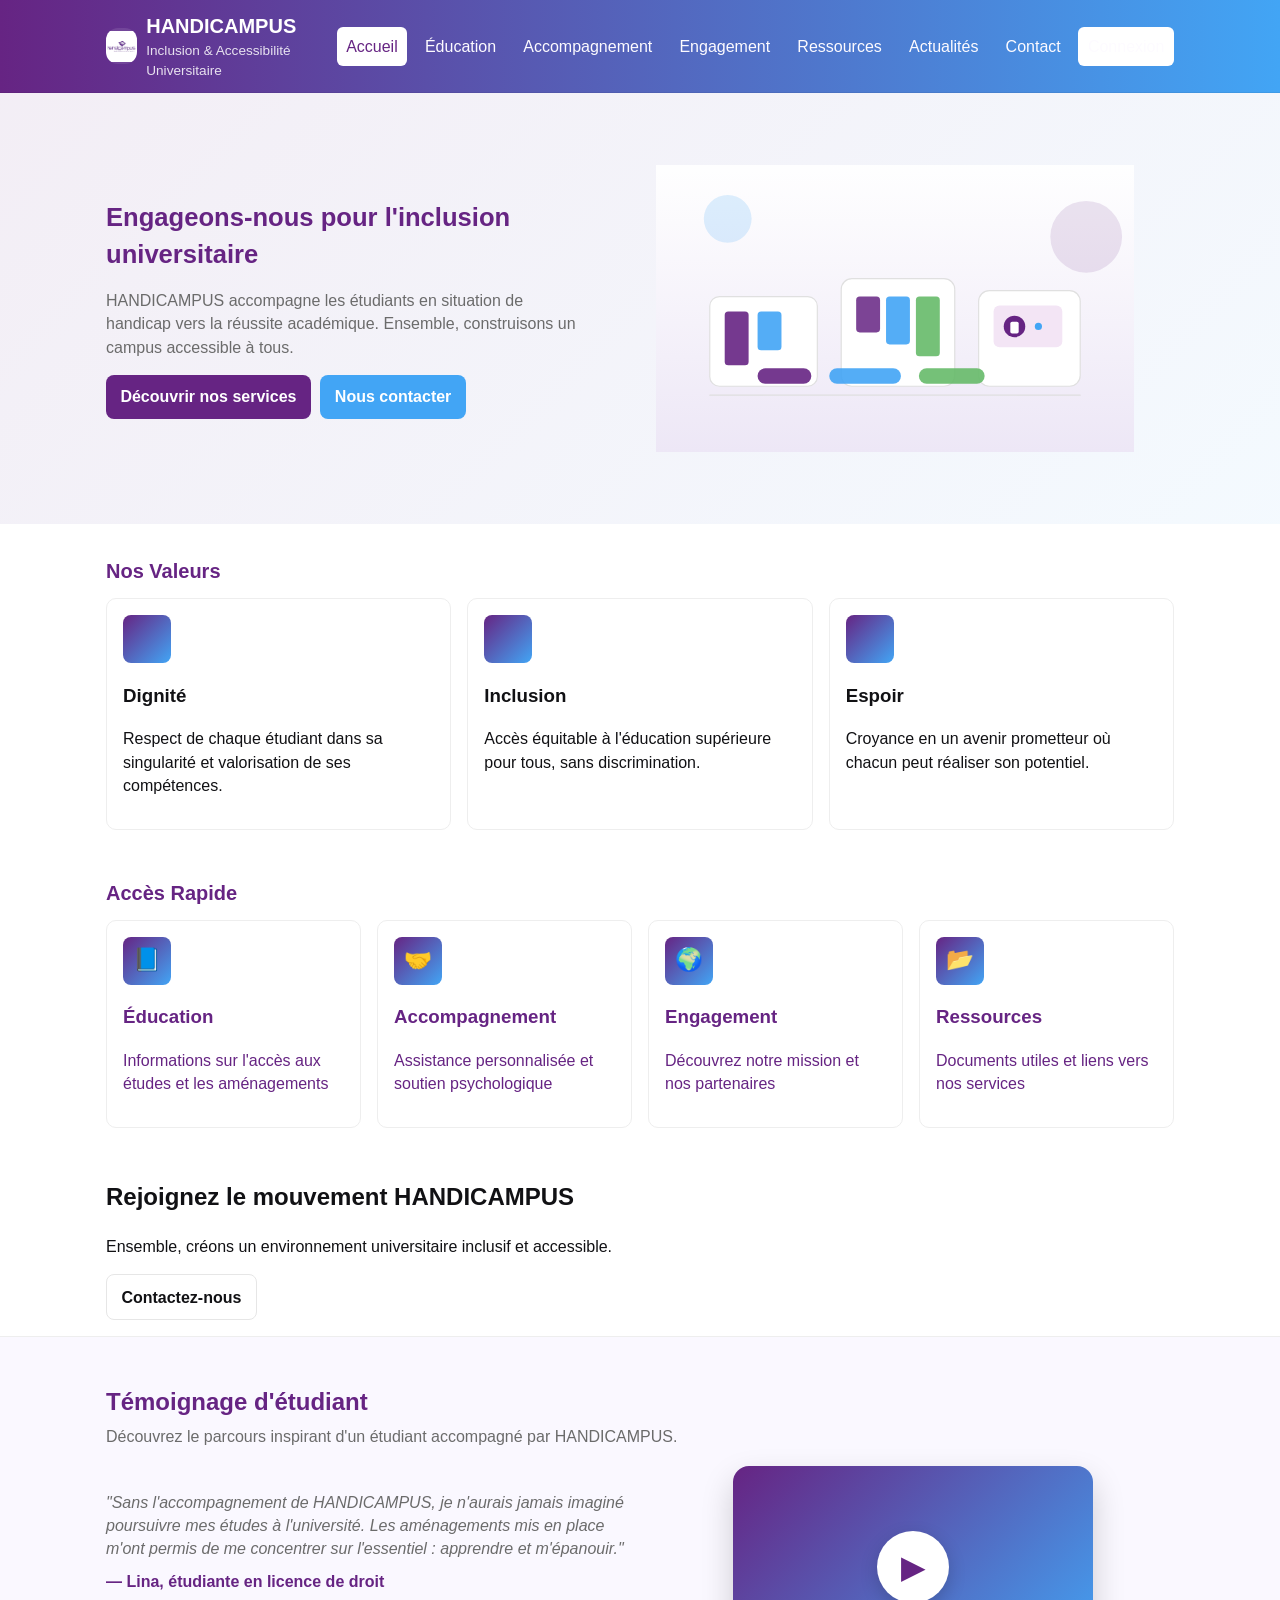
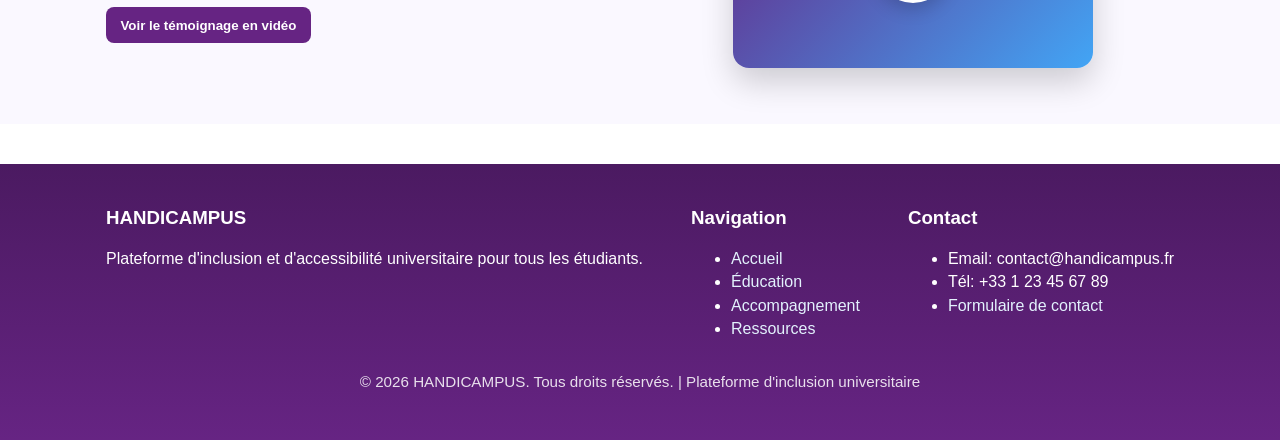
<file: index.html>
<!DOCTYPE html>
<html lang="fr">
<head>
    <meta charset="UTF-8">
    <meta name="viewport" content="width=device-width, initial-scale=1.0">
    <meta name="description" content="HANDICAMPUS - Plateforme d'inclusion universitaire pour les étudiants en situation de handicap">
    <title>HANDICAMPUS - Accueil</title>
    <link rel="stylesheet" href="css/style.css">
    <link rel="shortcut icon" href="assets/images/LOGO1 ROOM.jpg" type="image/x-icon">
</head>
<body>
    <!-- En-tête principal -->
    <header class="main-header">
        <div class="container">
            <div class="logo">
                <div class="logo-mark" aria-hidden="true">
                    <img src="assets/images/LOGO1 ROOM.jpg" alt="">
                </div>
                <div>
                    <h1>HANDICAMPUS</h1>
                    <p class="tagline">Inclusion & Accessibilité Universitaire</p>
                </div>
            </div>
            <nav class="main-nav" role="navigation" aria-label="Navigation principale">
                <button class="menu-toggle" aria-label="Ouvrir le menu" aria-expanded="false">
                    <span></span>
                    <span></span>
                    <span></span>
                </button>
                <ul class="nav-list">
                    <li><a href="index.html" class="active" aria-current="page">Accueil</a></li>
                    <li><a href="pages/education.html">Éducation</a></li>
                    <li><a href="pages/accompagnement.html">Accompagnement</a></li>
                    <li><a href="pages/engagement.html">Engagement</a></li>
                    <li><a href="pages/ressources.html">Ressources</a></li>
                    <li><a href="pages/actualites.html">Actualités</a></li>
                    <li><a href="pages/contact.html">Contact</a></li>
                    <li><a href="pages/connexion.html" class="btn-connexion">Connexion</a></li>
                </ul>
            </nav>
        </div>
    </header>

    <!-- Section héro -->
    <main>
        <section class="hero">
            <div class="container">
                <div class="hero-content">
                    <h2 class="hero-title">Engageons-nous pour l'inclusion universitaire</h2>
                    <p class="hero-description">
                        HANDICAMPUS accompagne les étudiants en situation de handicap vers la réussite académique. 
                        Ensemble, construisons un campus accessible à tous.
                    </p>
                    <div class="hero-buttons">
                        <a href="pages/education.html" class="btn btn-primary">Découvrir nos services</a>
                        <a href="pages/contact.html" class="btn btn-secondary">Nous contacter</a>
                    </div>
                </div>
                <figure class="hero-illustration" aria-hidden="true">
                    <img src="assets/images/hero-campus.svg" alt="">
                </figure>
            </div>
        </section>

        <!-- Section valeurs -->
        <section class="values-section">
            <div class="container">
                <h2 class="section-title">Nos Valeurs</h2>
                <div class="values-grid">
                    <article class="value-card">
                        <div class="value-icon" aria-hidden="true">
                            <span class="icon-dignity"></span>
                        </div>
                        <h3>Dignité</h3>
                        <p>Respect de chaque étudiant dans sa singularité et valorisation de ses compétences.</p>
                    </article>
                    <article class="value-card">
                        <div class="value-icon" aria-hidden="true">
                            <span class="icon-inclusion"></span>
                        </div>
                        <h3>Inclusion</h3>
                        <p>Accès équitable à l'éducation supérieure pour tous, sans discrimination.</p>
                    </article>
                    <article class="value-card">
                        <div class="value-icon" aria-hidden="true">
                            <span class="icon-hope"></span>
                        </div>
                        <h3>Espoir</h3>
                        <p>Croyance en un avenir prometteur où chacun peut réaliser son potentiel.</p>
                    </article>
                </div>
            </div>
        </section>

        <!-- Section services rapides -->
        <section class="quick-access">
            <div class="container">
                <h2 class="section-title">Accès Rapide</h2>
                <div class="quick-grid">
                    <a href="pages/education.html" class="quick-card">
                        <div class="quick-icon education-icon" aria-hidden="true"></div>
                        <h3>Éducation</h3>
                        <p>Informations sur l'accès aux études et les aménagements</p>
                    </a>
                    <a href="pages/accompagnement.html" class="quick-card">
                        <div class="quick-icon support-icon" aria-hidden="true"></div>
                        <h3>Accompagnement</h3>
                        <p>Assistance personnalisée et soutien psychologique</p>
                    </a>
                    <a href="pages/engagement.html" class="quick-card">
                        <div class="quick-icon engagement-icon" aria-hidden="true"></div>
                        <h3>Engagement</h3>
                        <p>Découvrez notre mission et nos partenaires</p>
                    </a>
                    <a href="pages/ressources.html" class="quick-card">
                        <div class="quick-icon resources-icon" aria-hidden="true"></div>
                        <h3>Ressources</h3>
                        <p>Documents utiles et liens vers nos services</p>
                    </a>
                </div>
            </div>
        </section>

        <!-- Section appel à l'action -->
        <section class="cta-section">
            <div class="container">
                <h2>Rejoignez le mouvement HANDICAMPUS</h2>
                <p>Ensemble, créons un environnement universitaire inclusif et accessible.</p>
                <a href="pages/contact.html" class="btn btn-light">Contactez-nous</a>
            </div>
        </section>

        <!-- Section témoignage vidéo -->
<section class="testimonials-section" aria-labelledby="temoignage-titre">
    <div class="container">
        <div class="testimonials-header">
            <h2 id="temoignage-titre">Témoignage d'étudiant</h2>
            <p>Découvrez le parcours inspirant d'un étudiant accompagné par HANDICAMPUS.</p>
        </div>

        <div class="testimonials-layout">

            <article class="testimonial-highlight">
                <p class="testimonial-quote">
                    "Sans l'accompagnement de HANDICAMPUS, je n'aurais jamais imaginé poursuivre mes études à
                    l'université. Les aménagements mis en place m'ont permis de me concentrer sur l'essentiel :
                    apprendre et m'épanouir."
                </p>

                <p class="testimonial-author">
                    — Lina, étudiante en licence de droit
                </p>

                <button
                    type="button"
                    class="btn btn-primary"
                    id="openVideoBtn"
                    data-video-id="1170132079"
                >
                    Voir le témoignage en vidéo
                </button>
            </article>

            <div class="testimonial-visual" aria-hidden="true">
                <div class="video-thumb">
                    <div class="video-play-icon">▶</div>
                </div>
            </div>

        </div>
    </div>
</section>


<!-- Modal vidéo témoignage -->
<div class="modal" id="videoModal" role="dialog" aria-modal="true" aria-labelledby="videoModalTitle" hidden>

    <div class="modal-backdrop" data-modal-close></div>

    <div class="modal-dialog" role="document">

        <button type="button" class="modal-close" id="closeVideoBtn" aria-label="Fermer la vidéo">
            ×
        </button>

        <h2 id="videoModalTitle">
            Témoignage vidéo d'étudiant
        </h2>

        <div class="modal-body">

            <div class="video-wrapper">

                <iframe
                    id="videoFrame"
                    src=""
                    title="Témoignage vidéo Vimeo"
                    frameborder="0"
                    allow="autoplay; fullscreen; picture-in-picture"
                    allowfullscreen>
                </iframe>

            </div>

        </div>

    </div>

</div>

    <!-- Pied de page -->
    <footer class="main-footer">
        <div class="container">
            <div class="footer-content">
                <div class="footer-section">
                    <h3>HANDICAMPUS</h3>
                    <p>Plateforme d'inclusion et d'accessibilité universitaire pour tous les étudiants.</p>
                </div>
                <div class="footer-section">
                    <h3>Navigation</h3>
                    <ul>
                        <li><a href="index.html">Accueil</a></li>
                        <li><a href="pages/education.html">Éducation</a></li>
                        <li><a href="pages/accompagnement.html">Accompagnement</a></li>
                        <li><a href="pages/ressources.html">Ressources</a></li>
                    </ul>
                </div>
                <div class="footer-section">
                    <h3>Contact</h3>
                    <ul>
                        <li>Email: contact@handicampus.fr</li>
                        <li>Tél: +33 1 23 45 67 89</li>
                        <li><a href="pages/contact.html">Formulaire de contact</a></li>
                    </ul>
                </div>
            </div>
            <div class="footer-bottom">
                <p>&copy; 2026 HANDICAMPUS. Tous droits réservés. | Plateforme d'inclusion universitaire</p>
            </div>
        </div>
    </footer>

    <script src="js/main.js"></script>
</body>
</html>
</file>
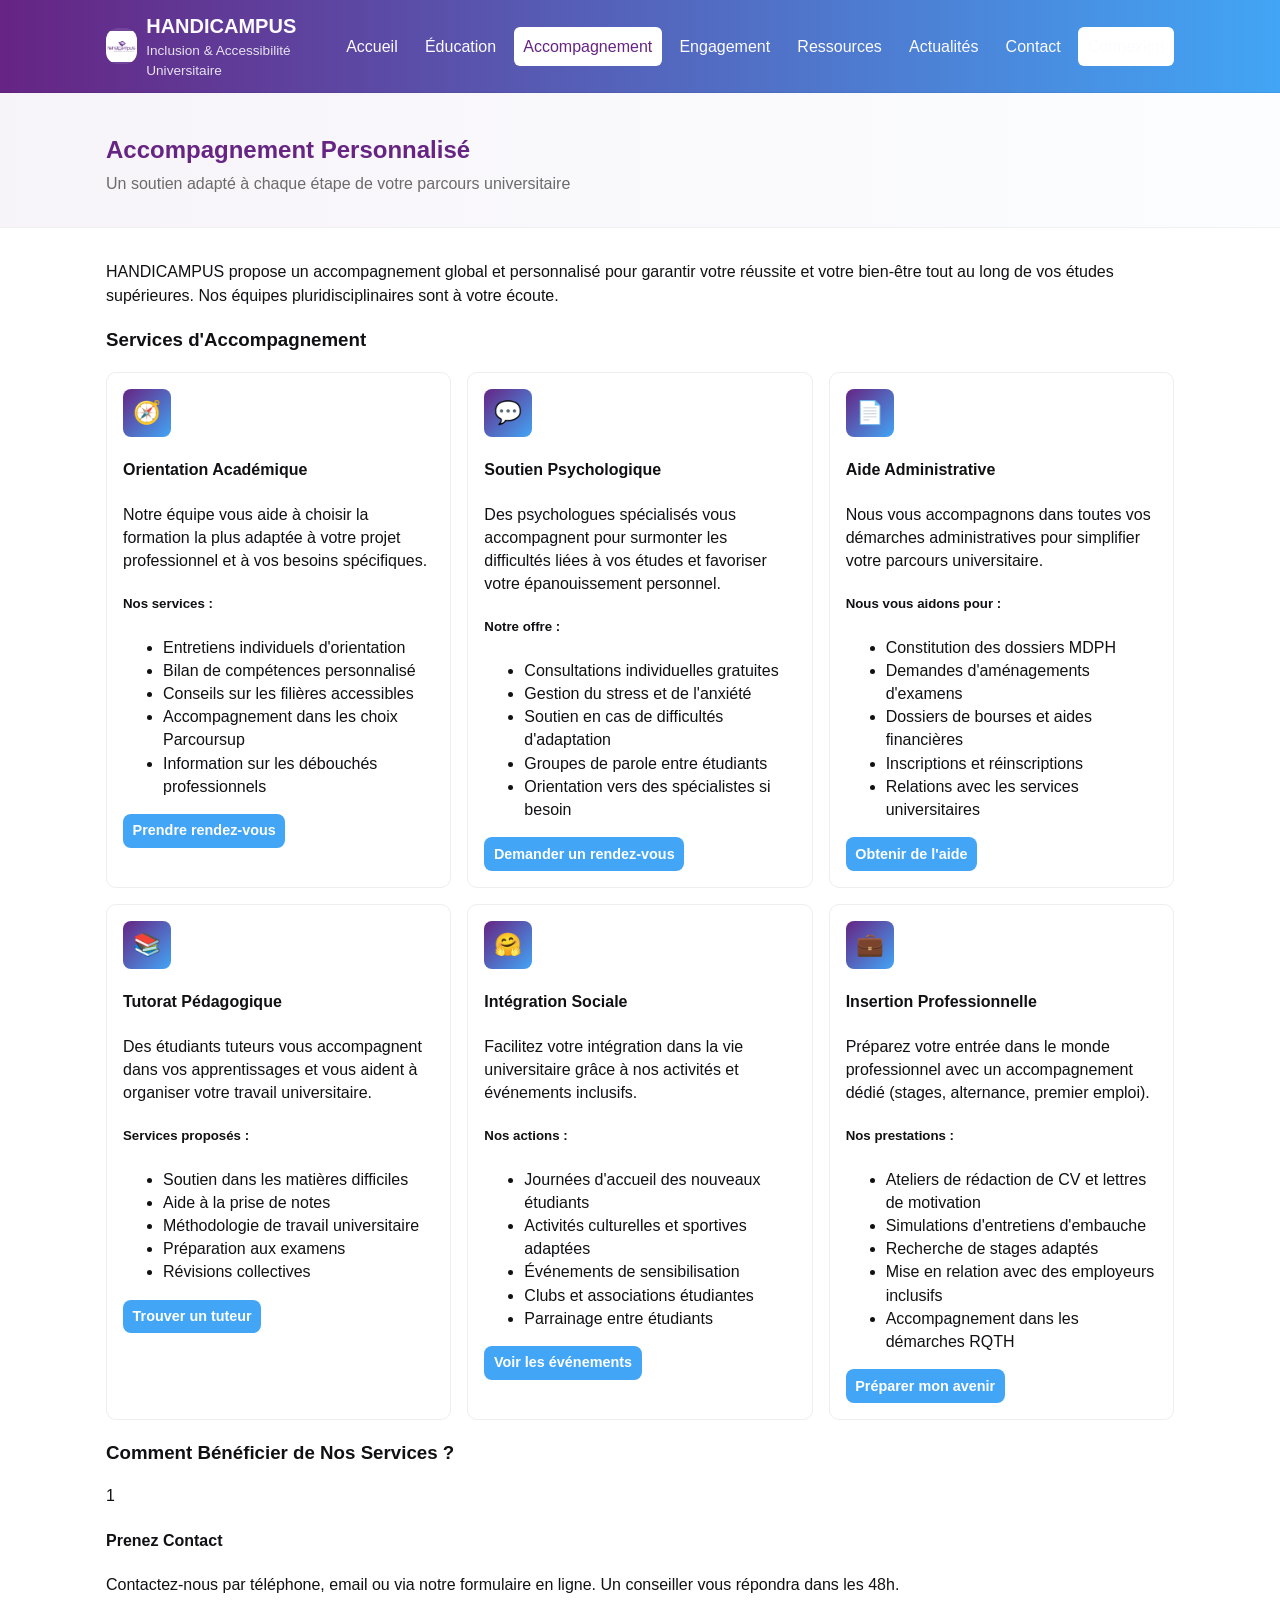
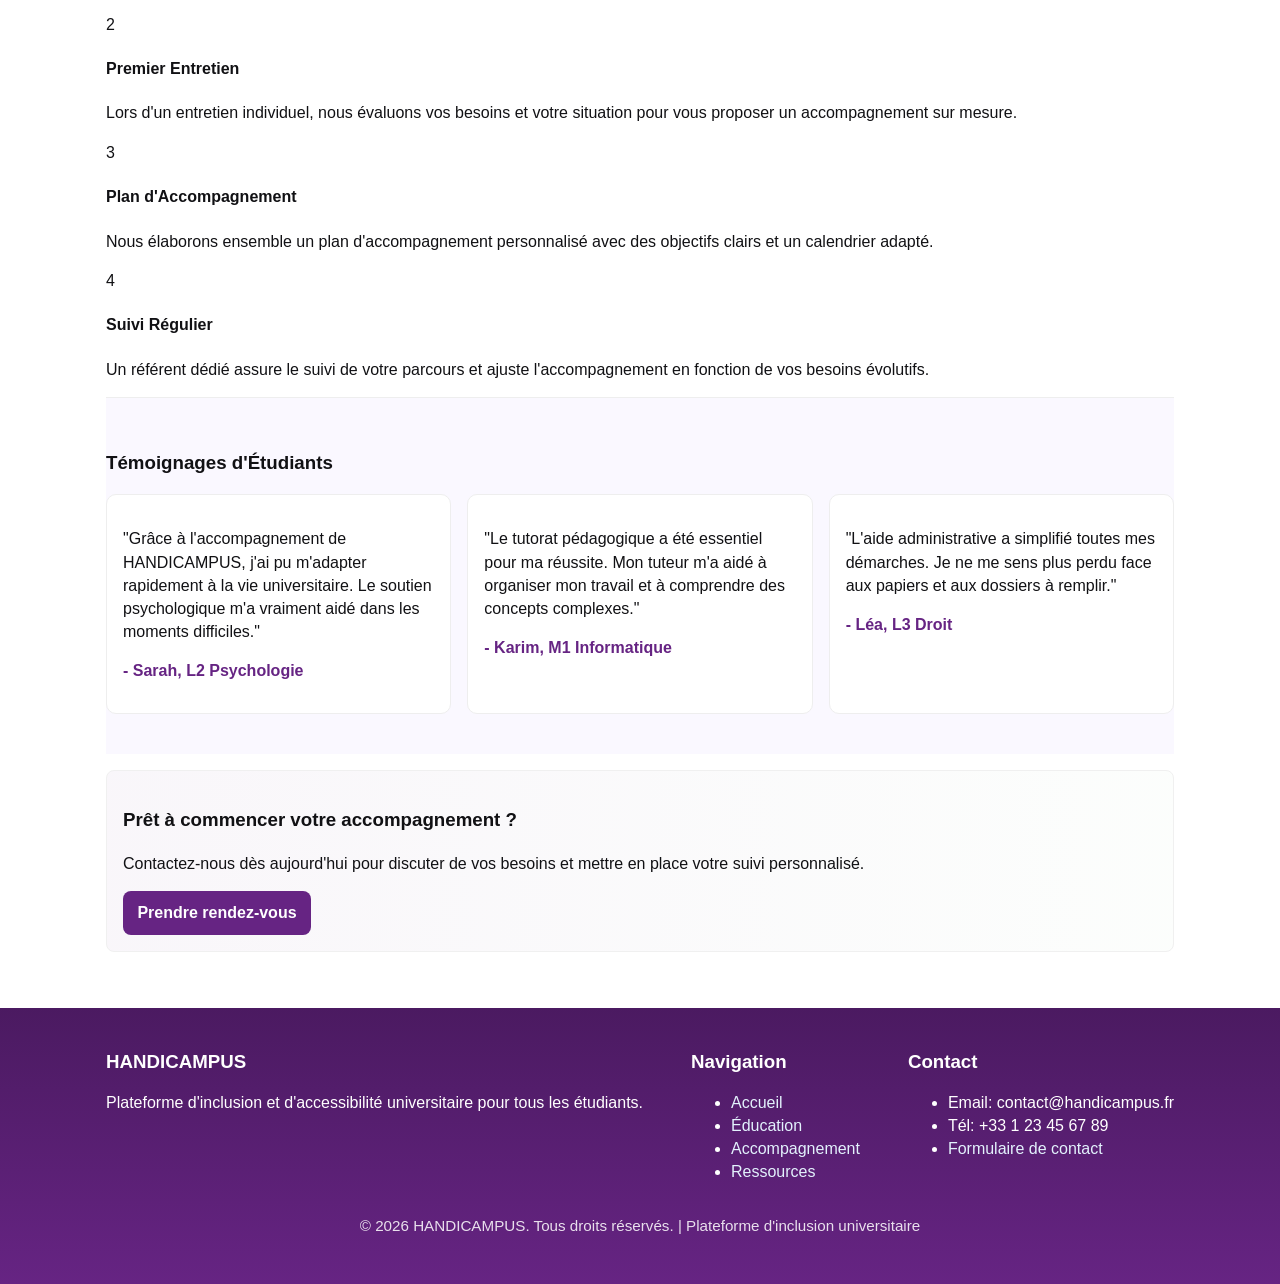
<file: pages/accompagnement.html>
<!DOCTYPE html>
<html lang="fr">
<head>
    <meta charset="UTF-8">
    <meta name="viewport" content="width=device-width, initial-scale=1.0">
    <meta name="description" content="Services d'accompagnement personnalisé pour les étudiants en situation de handicap">
    <title>Accompagnement - HANDICAMPUS</title>
    <link rel="stylesheet" href="../css/style.css">
        <link rel="shortcut icon" href="assets/images/LOGO1 ROOM.jpg" type="image/x-icon">
</head>
<body>
    <header class="main-header">
        <div class="container">
            <div class="logo">
                <div class="logo-mark" aria-hidden="true">
                    <img src="../assets/images/LOGO1 ROOM.jpg" alt="">
                </div>
                <div>
                    <h1><a href="../index.html">HANDICAMPUS</a></h1>
                    <p class="tagline">Inclusion & Accessibilité Universitaire</p>
                </div>
            </div>
            <nav class="main-nav" role="navigation" aria-label="Navigation principale">
                <button class="menu-toggle" aria-label="Ouvrir le menu" aria-expanded="false">
                    <span></span>
                    <span></span>
                    <span></span>
                </button>
                <ul class="nav-list">
                    <li><a href="../index.html">Accueil</a></li>
                    <li><a href="education.html">Éducation</a></li>
                    <li><a href="accompagnement.html" class="active" aria-current="page">Accompagnement</a></li>
                    <li><a href="engagement.html">Engagement</a></li>
                    <li><a href="ressources.html">Ressources</a></li>
                    <li><a href="actualites.html">Actualités</a></li>
                    <li><a href="contact.html">Contact</a></li>
                    <li><a href="connexion.html" class="btn-connexion">Connexion</a></li>
                </ul>
            </nav>
        </div>
    </header>

    <main>
        <section class="page-header">
            <div class="container">
                <h2>Accompagnement Personnalisé</h2>
                <p>Un soutien adapté à chaque étape de votre parcours universitaire</p>
            </div>
        </section>

        <section class="content-section">
            <div class="container">
                <div class="intro-text">
                    <p>
                        HANDICAMPUS propose un accompagnement global et personnalisé pour garantir votre réussite 
                        et votre bien-être tout au long de vos études supérieures. Nos équipes pluridisciplinaires 
                        sont à votre écoute.
                    </p>
                </div>

                <h3 class="subsection-title">Services d'Accompagnement</h3>
                <div class="services-grid">
                    <article class="service-card">
                        <div class="service-header">
                            <div class="service-icon orientation-icon" aria-hidden="true"></div>
                            <h4>Orientation Académique</h4>
                        </div>
                        <div class="service-content">
                            <p>
                                Notre équipe vous aide à choisir la formation la plus adaptée à votre projet 
                                professionnel et à vos besoins spécifiques.
                            </p>
                            <h5>Nos services :</h5>
                            <ul>
                                <li>Entretiens individuels d'orientation</li>
                                <li>Bilan de compétences personnalisé</li>
                                <li>Conseils sur les filières accessibles</li>
                                <li>Accompagnement dans les choix Parcoursup</li>
                                <li>Information sur les débouchés professionnels</li>
                            </ul>
                            <a href="contact.html" class="btn btn-small btn-secondary">Prendre rendez-vous</a>
                        </div>
                    </article>

                    <article class="service-card">
                        <div class="service-header">
                            <div class="service-icon psycho-icon" aria-hidden="true"></div>
                            <h4>Soutien Psychologique</h4>
                        </div>
                        <div class="service-content">
                            <p>
                                Des psychologues spécialisés vous accompagnent pour surmonter les difficultés 
                                liées à vos études et favoriser votre épanouissement personnel.
                            </p>
                            <h5>Notre offre :</h5>
                            <ul>
                                <li>Consultations individuelles gratuites</li>
                                <li>Gestion du stress et de l'anxiété</li>
                                <li>Soutien en cas de difficultés d'adaptation</li>
                                <li>Groupes de parole entre étudiants</li>
                                <li>Orientation vers des spécialistes si besoin</li>
                            </ul>
                            <a href="contact.html" class="btn btn-small btn-secondary">Demander un rendez-vous</a>
                        </div>
                    </article>

                    <article class="service-card">
                        <div class="service-header">
                            <div class="service-icon admin-icon" aria-hidden="true"></div>
                            <h4>Aide Administrative</h4>
                        </div>
                        <div class="service-content">
                            <p>
                                Nous vous accompagnons dans toutes vos démarches administratives pour simplifier 
                                votre parcours universitaire.
                            </p>
                            <h5>Nous vous aidons pour :</h5>
                            <ul>
                                <li>Constitution des dossiers MDPH</li>
                                <li>Demandes d'aménagements d'examens</li>
                                <li>Dossiers de bourses et aides financières</li>
                                <li>Inscriptions et réinscriptions</li>
                                <li>Relations avec les services universitaires</li>
                            </ul>
                            <a href="contact.html" class="btn btn-small btn-secondary">Obtenir de l'aide</a>
                        </div>
                    </article>

                    <article class="service-card">
                        <div class="service-header">
                            <div class="service-icon tutorat-icon" aria-hidden="true"></div>
                            <h4>Tutorat Pédagogique</h4>
                        </div>
                        <div class="service-content">
                            <p>
                                Des étudiants tuteurs vous accompagnent dans vos apprentissages et vous aident 
                                à organiser votre travail universitaire.
                            </p>
                            <h5>Services proposés :</h5>
                            <ul>
                                <li>Soutien dans les matières difficiles</li>
                                <li>Aide à la prise de notes</li>
                                <li>Méthodologie de travail universitaire</li>
                                <li>Préparation aux examens</li>
                                <li>Révisions collectives</li>
                            </ul>
                            <a href="contact.html" class="btn btn-small btn-secondary">Trouver un tuteur</a>
                        </div>
                    </article>

                    <article class="service-card">
                        <div class="service-header">
                            <div class="service-icon integration-icon" aria-hidden="true"></div>
                            <h4>Intégration Sociale</h4>
                        </div>
                        <div class="service-content">
                            <p>
                                Facilitez votre intégration dans la vie universitaire grâce à nos activités 
                                et événements inclusifs.
                            </p>
                            <h5>Nos actions :</h5>
                            <ul>
                                <li>Journées d'accueil des nouveaux étudiants</li>
                                <li>Activités culturelles et sportives adaptées</li>
                                <li>Événements de sensibilisation</li>
                                <li>Clubs et associations étudiantes</li>
                                <li>Parrainage entre étudiants</li>
                            </ul>
                            <a href="actualites.html" class="btn btn-small btn-secondary">Voir les événements</a>
                        </div>
                    </article>

                    <article class="service-card">
                        <div class="service-header">
                            <div class="service-icon insertion-icon" aria-hidden="true"></div>
                            <h4>Insertion Professionnelle</h4>
                        </div>
                        <div class="service-content">
                            <p>
                                Préparez votre entrée dans le monde professionnel avec un accompagnement dédié 
                                (stages, alternance, premier emploi).
                            </p>
                            <h5>Nos prestations :</h5>
                            <ul>
                                <li>Ateliers de rédaction de CV et lettres de motivation</li>
                                <li>Simulations d'entretiens d'embauche</li>
                                <li>Recherche de stages adaptés</li>
                                <li>Mise en relation avec des employeurs inclusifs</li>
                                <li>Accompagnement dans les démarches RQTH</li>
                            </ul>
                            <a href="contact.html" class="btn btn-small btn-secondary">Préparer mon avenir</a>
                        </div>
                    </article>
                </div>

                <h3 class="subsection-title">Comment Bénéficier de Nos Services ?</h3>
                <div class="process-steps">
                    <article class="step-card">
                        <div class="step-number">1</div>
                        <h4>Prenez Contact</h4>
                        <p>
                            Contactez-nous par téléphone, email ou via notre formulaire en ligne. 
                            Un conseiller vous répondra dans les 48h.
                        </p>
                    </article>
                    <article class="step-card">
                        <div class="step-number">2</div>
                        <h4>Premier Entretien</h4>
                        <p>
                            Lors d'un entretien individuel, nous évaluons vos besoins et votre situation 
                            pour vous proposer un accompagnement sur mesure.
                        </p>
                    </article>
                    <article class="step-card">
                        <div class="step-number">3</div>
                        <h4>Plan d'Accompagnement</h4>
                        <p>
                            Nous élaborons ensemble un plan d'accompagnement personnalisé avec des objectifs 
                            clairs et un calendrier adapté.
                        </p>
                    </article>
                    <article class="step-card">
                        <div class="step-number">4</div>
                        <h4>Suivi Régulier</h4>
                        <p>
                            Un référent dédié assure le suivi de votre parcours et ajuste l'accompagnement 
                            en fonction de vos besoins évolutifs.
                        </p>
                    </article>
                </div>

                <div class="testimonials-section">
                    <h3 class="subsection-title">Témoignages d'Étudiants</h3>
                    <div class="testimonials-grid">
                        <article class="testimonial-card">
                            <p class="testimonial-text">
                                "Grâce à l'accompagnement de HANDICAMPUS, j'ai pu m'adapter rapidement à la vie 
                                universitaire. Le soutien psychologique m'a vraiment aidé dans les moments difficiles."
                            </p>
                            <p class="testimonial-author">- Sarah, L2 Psychologie</p>
                        </article>
                        <article class="testimonial-card">
                            <p class="testimonial-text">
                                "Le tutorat pédagogique a été essentiel pour ma réussite. Mon tuteur m'a aidé 
                                à organiser mon travail et à comprendre des concepts complexes."
                            </p>
                            <p class="testimonial-author">- Karim, M1 Informatique</p>
                        </article>
                        <article class="testimonial-card">
                            <p class="testimonial-text">
                                "L'aide administrative a simplifié toutes mes démarches. Je ne me sens plus perdu 
                                face aux papiers et aux dossiers à remplir."
                            </p>
                            <p class="testimonial-author">- Léa, L3 Droit</p>
                        </article>
                    </div>
                </div>

                <div class="cta-box">
                    <h3>Prêt à commencer votre accompagnement ?</h3>
                    <p>Contactez-nous dès aujourd'hui pour discuter de vos besoins et mettre en place votre suivi personnalisé.</p>
                    <a href="contact.html" class="btn btn-primary">Prendre rendez-vous</a>
                </div>
            </div>
        </section>
    </main>

    <footer class="main-footer">
        <div class="container">
            <div class="footer-content">
                <div class="footer-section">
                    <h3>HANDICAMPUS</h3>
                    <p>Plateforme d'inclusion et d'accessibilité universitaire pour tous les étudiants.</p>
                </div>
                <div class="footer-section">
                    <h3>Navigation</h3>
                    <ul>
                        <li><a href="../index.html">Accueil</a></li>
                        <li><a href="education.html">Éducation</a></li>
                        <li><a href="accompagnement.html">Accompagnement</a></li>
                        <li><a href="ressources.html">Ressources</a></li>
                    </ul>
                </div>
                <div class="footer-section">
                    <h3>Contact</h3>
                    <ul>
                        <li>Email: contact@handicampus.fr</li>
                        <li>Tél: +33 1 23 45 67 89</li>
                        <li><a href="contact.html">Formulaire de contact</a></li>
                    </ul>
                </div>
            </div>
            <div class="footer-bottom">
                <p>&copy; 2026 HANDICAMPUS. Tous droits réservés. | Plateforme d'inclusion universitaire</p>
            </div>
        </div>
    </footer>

    <script src="../js/main.js"></script>
</body>
</html>
</file>
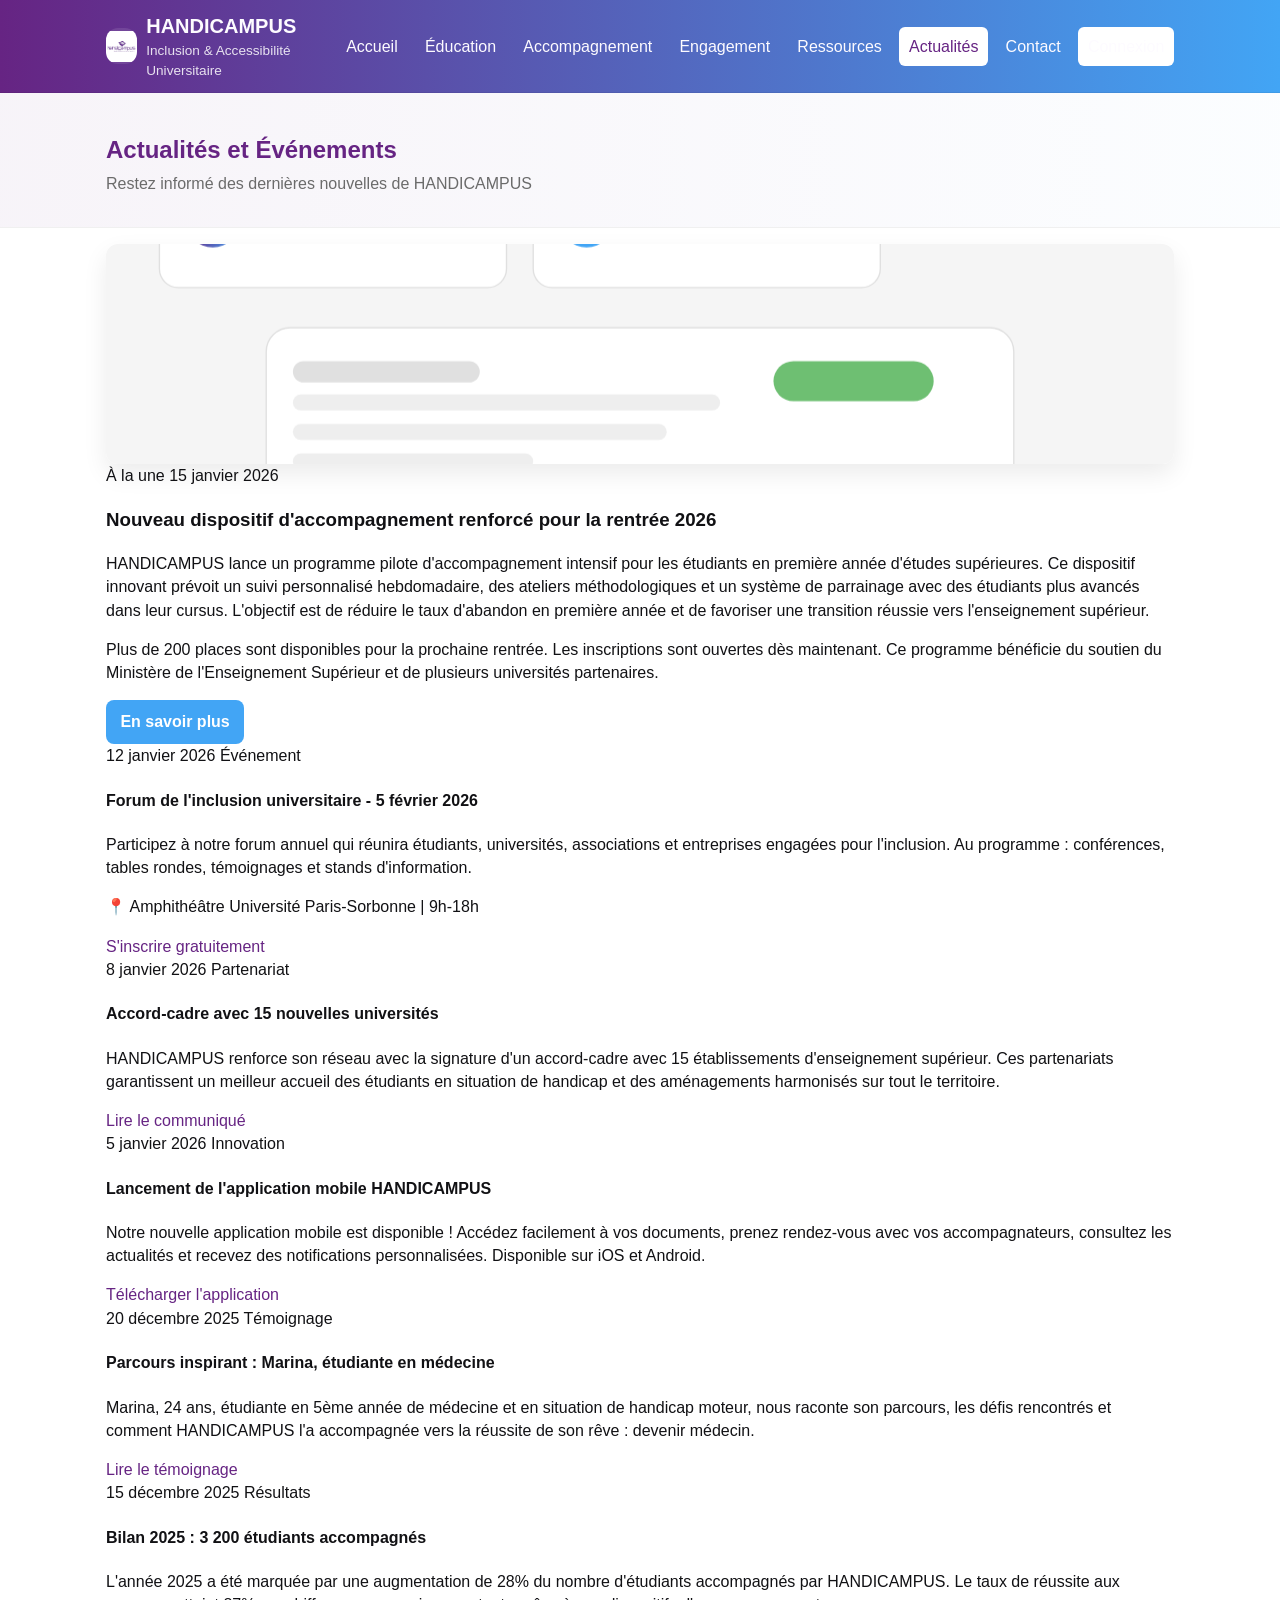
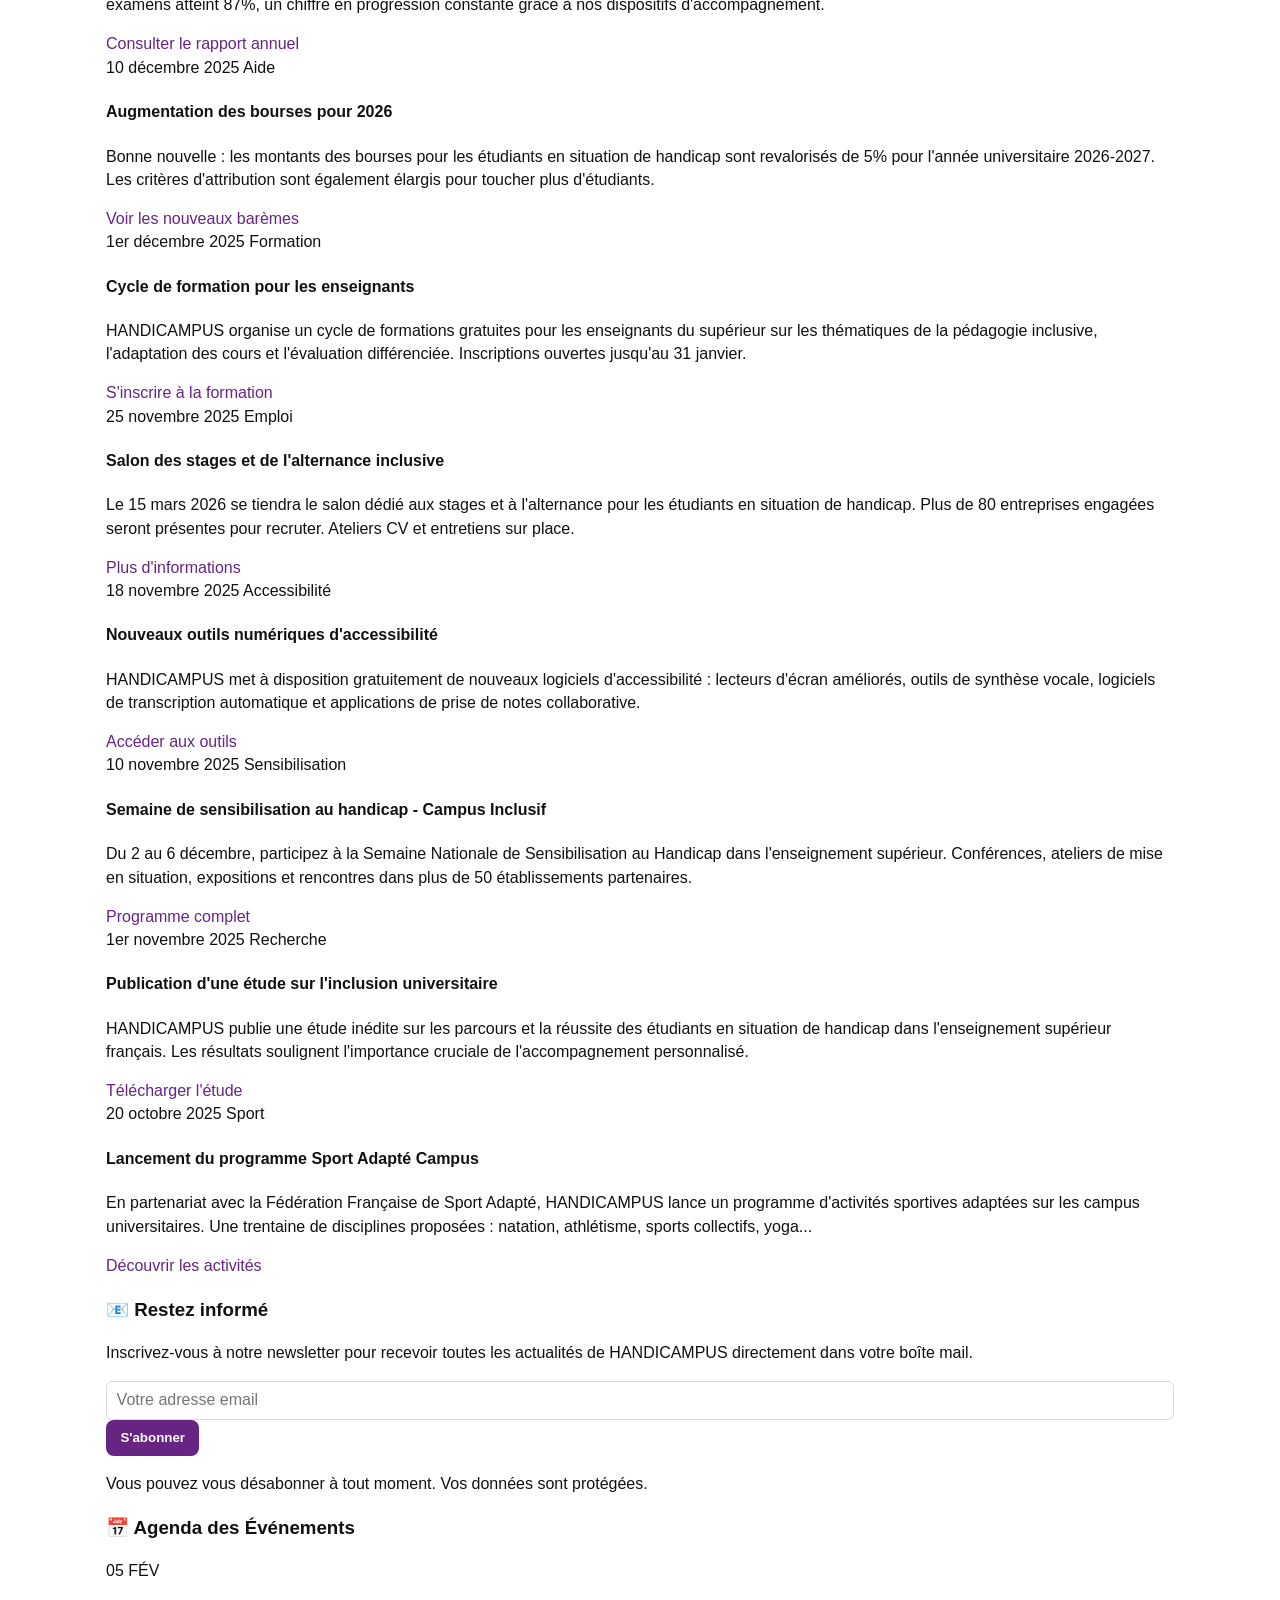
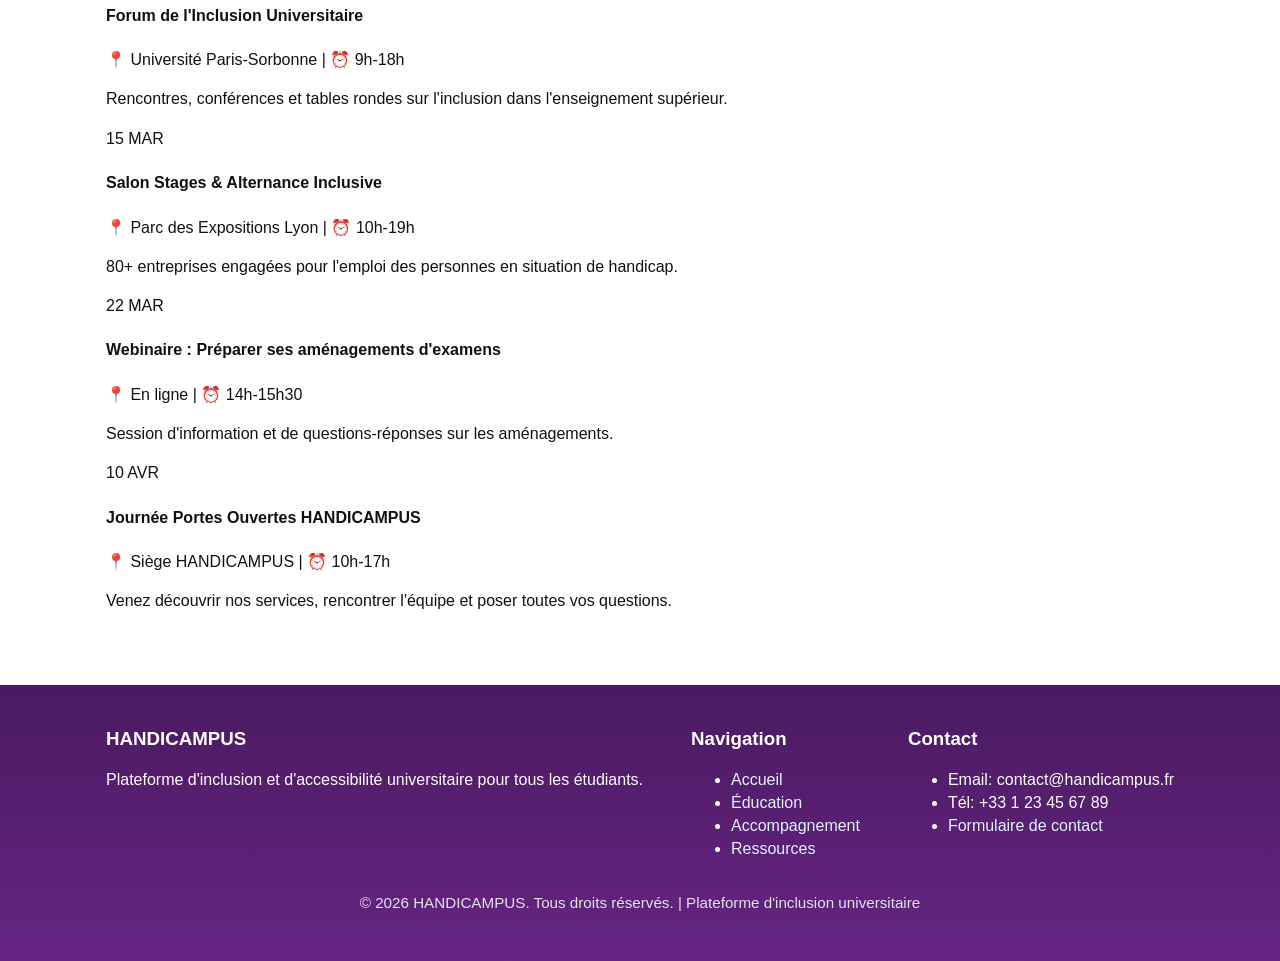
<file: pages/actualites.html>
<!DOCTYPE html>
<html lang="fr">
<head>
    <meta charset="UTF-8">
    <meta name="viewport" content="width=device-width, initial-scale=1.0">
    <meta name="description" content="Actualités et événements de HANDICAMPUS pour l'inclusion universitaire">
    <title>Actualités - HANDICAMPUS</title>
    <link rel="stylesheet" href="../css/style.css">
    
</head>
<body>
    <header class="main-header">
        <div class="container">
            <div class="logo">
                <div class="logo-mark" aria-hidden="true">
                    <img src="../assets/images/LOGO1 ROOM.jpg" alt="">
                </div>
                <div>
                    <h1><a href="../index.html">HANDICAMPUS</a></h1>
                    <p class="tagline">Inclusion & Accessibilité Universitaire</p>
                </div>
            </div>
            <nav class="main-nav" role="navigation" aria-label="Navigation principale">
                <button class="menu-toggle" aria-label="Ouvrir le menu" aria-expanded="false">
                    <span></span>
                    <span></span>
                    <span></span>
                </button>
                <ul class="nav-list">
                    <li><a href="../index.html">Accueil</a></li>
                    <li><a href="education.html">Éducation</a></li>
                    <li><a href="accompagnement.html">Accompagnement</a></li>
                    <li><a href="engagement.html">Engagement</a></li>
                    <li><a href="ressources.html">Ressources</a></li>
                    <li><a href="actualites.html" class="active" aria-current="page">Actualités</a></li>
                    <li><a href="contact.html">Contact</a></li>
                    <li><a href="connexion.html" class="btn-connexion">Connexion</a></li>
                </ul>
            </nav>
        </div>
    </header>

    <main>
        <section class="page-header">
            <div class="container">
                <h2>Actualités et Événements</h2>
                <p>Restez informé des dernières nouvelles de HANDICAMPUS</p>
            </div>
        </section>

        <section class="content-section">
            <div class="container">
                <div class="news-layout">
                    <!-- Article principal à la une -->
                    <article class="featured-article">
                        <div class="article-image" aria-hidden="true"></div>
                        <div class="article-content">
                            <span class="article-category">À la une</span>
                            <time class="article-date" datetime="2026-01-15">15 janvier 2026</time>
                            <h3>Nouveau dispositif d'accompagnement renforcé pour la rentrée 2026</h3>
                            <p>
                                HANDICAMPUS lance un programme pilote d'accompagnement intensif pour les étudiants 
                                en première année d'études supérieures. Ce dispositif innovant prévoit un suivi personnalisé 
                                hebdomadaire, des ateliers méthodologiques et un système de parrainage avec des étudiants 
                                plus avancés dans leur cursus. L'objectif est de réduire le taux d'abandon en première année 
                                et de favoriser une transition réussie vers l'enseignement supérieur.
                            </p>
                            <p>
                                Plus de 200 places sont disponibles pour la prochaine rentrée. Les inscriptions sont ouvertes 
                                dès maintenant. Ce programme bénéficie du soutien du Ministère de l'Enseignement Supérieur 
                                et de plusieurs universités partenaires.
                            </p>
                            <a href="#" class="btn btn-secondary">En savoir plus</a>
                        </div>
                    </article>

                    <!-- Liste des actualités -->
                    <div class="news-grid">
                        <article class="news-card">
                            <time class="news-date" datetime="2026-01-12">12 janvier 2026</time>
                            <span class="news-tag">Événement</span>
                            <h4>Forum de l'inclusion universitaire - 5 février 2026</h4>
                            <p>
                                Participez à notre forum annuel qui réunira étudiants, universités, associations et entreprises 
                                engagées pour l'inclusion. Au programme : conférences, tables rondes, témoignages et stands d'information.
                            </p>
                            <p class="news-location">📍 Amphithéâtre Université Paris-Sorbonne | 9h-18h</p>
                            <a href="#" class="news-link">S'inscrire gratuitement</a>
                        </article>

                        <article class="news-card">
                            <time class="news-date" datetime="2026-01-08">8 janvier 2026</time>
                            <span class="news-tag">Partenariat</span>
                            <h4>Accord-cadre avec 15 nouvelles universités</h4>
                            <p>
                                HANDICAMPUS renforce son réseau avec la signature d'un accord-cadre avec 15 établissements 
                                d'enseignement supérieur. Ces partenariats garantissent un meilleur accueil des étudiants en 
                                situation de handicap et des aménagements harmonisés sur tout le territoire.
                            </p>
                            <a href="#" class="news-link">Lire le communiqué</a>
                        </article>

                        <article class="news-card">
                            <time class="news-date" datetime="2026-01-05">5 janvier 2026</time>
                            <span class="news-tag">Innovation</span>
                            <h4>Lancement de l'application mobile HANDICAMPUS</h4>
                            <p>
                                Notre nouvelle application mobile est disponible ! Accédez facilement à vos documents, 
                                prenez rendez-vous avec vos accompagnateurs, consultez les actualités et recevez des 
                                notifications personnalisées. Disponible sur iOS et Android.
                            </p>
                            <a href="#" class="news-link">Télécharger l'application</a>
                        </article>

                        <article class="news-card">
                            <time class="news-date" datetime="2025-12-20">20 décembre 2025</time>
                            <span class="news-tag">Témoignage</span>
                            <h4>Parcours inspirant : Marina, étudiante en médecine</h4>
                            <p>
                                Marina, 24 ans, étudiante en 5ème année de médecine et en situation de handicap moteur, 
                                nous raconte son parcours, les défis rencontrés et comment HANDICAMPUS l'a accompagnée 
                                vers la réussite de son rêve : devenir médecin.
                            </p>
                            <a href="#" class="news-link">Lire le témoignage</a>
                        </article>

                        <article class="news-card">
                            <time class="news-date" datetime="2025-12-15">15 décembre 2025</time>
                            <span class="news-tag">Résultats</span>
                            <h4>Bilan 2025 : 3 200 étudiants accompagnés</h4>
                            <p>
                                L'année 2025 a été marquée par une augmentation de 28% du nombre d'étudiants accompagnés 
                                par HANDICAMPUS. Le taux de réussite aux examens atteint 87%, un chiffre en progression 
                                constante grâce à nos dispositifs d'accompagnement.
                            </p>
                            <a href="#" class="news-link">Consulter le rapport annuel</a>
                        </article>

                        <article class="news-card">
                            <time class="news-date" datetime="2025-12-10">10 décembre 2025</time>
                            <span class="news-tag">Aide</span>
                            <h4>Augmentation des bourses pour 2026</h4>
                            <p>
                                Bonne nouvelle : les montants des bourses pour les étudiants en situation de handicap sont 
                                revalorisés de 5% pour l'année universitaire 2026-2027. Les critères d'attribution sont 
                                également élargis pour toucher plus d'étudiants.
                            </p>
                            <a href="#" class="news-link">Voir les nouveaux barèmes</a>
                        </article>

                        <article class="news-card">
                            <time class="news-date" datetime="2025-12-01">1er décembre 2025</time>
                            <span class="news-tag">Formation</span>
                            <h4>Cycle de formation pour les enseignants</h4>
                            <p>
                                HANDICAMPUS organise un cycle de formations gratuites pour les enseignants du supérieur 
                                sur les thématiques de la pédagogie inclusive, l'adaptation des cours et l'évaluation 
                                différenciée. Inscriptions ouvertes jusqu'au 31 janvier.
                            </p>
                            <a href="#" class="news-link">S'inscrire à la formation</a>
                        </article>

                        <article class="news-card">
                            <time class="news-date" datetime="2025-11-25">25 novembre 2025</time>
                            <span class="news-tag">Emploi</span>
                            <h4>Salon des stages et de l'alternance inclusive</h4>
                            <p>
                                Le 15 mars 2026 se tiendra le salon dédié aux stages et à l'alternance pour les étudiants 
                                en situation de handicap. Plus de 80 entreprises engagées seront présentes pour recruter. 
                                Ateliers CV et entretiens sur place.
                            </p>
                            <a href="#" class="news-link">Plus d'informations</a>
                        </article>

                        <article class="news-card">
                            <time class="news-date" datetime="2025-11-18">18 novembre 2025</time>
                            <span class="news-tag">Accessibilité</span>
                            <h4>Nouveaux outils numériques d'accessibilité</h4>
                            <p>
                                HANDICAMPUS met à disposition gratuitement de nouveaux logiciels d'accessibilité : 
                                lecteurs d'écran améliorés, outils de synthèse vocale, logiciels de transcription automatique 
                                et applications de prise de notes collaborative.
                            </p>
                            <a href="#" class="news-link">Accéder aux outils</a>
                        </article>

                        <article class="news-card">
                            <time class="news-date" datetime="2025-11-10">10 novembre 2025</time>
                            <span class="news-tag">Sensibilisation</span>
                            <h4>Semaine de sensibilisation au handicap - Campus Inclusif</h4>
                            <p>
                                Du 2 au 6 décembre, participez à la Semaine Nationale de Sensibilisation au Handicap 
                                dans l'enseignement supérieur. Conférences, ateliers de mise en situation, expositions 
                                et rencontres dans plus de 50 établissements partenaires.
                            </p>
                            <a href="#" class="news-link">Programme complet</a>
                        </article>

                        <article class="news-card">
                            <time class="news-date" datetime="2025-11-01">1er novembre 2025</time>
                            <span class="news-tag">Recherche</span>
                            <h4>Publication d'une étude sur l'inclusion universitaire</h4>
                            <p>
                                HANDICAMPUS publie une étude inédite sur les parcours et la réussite des étudiants en 
                                situation de handicap dans l'enseignement supérieur français. Les résultats soulignent 
                                l'importance cruciale de l'accompagnement personnalisé.
                            </p>
                            <a href="#" class="news-link">Télécharger l'étude</a>
                        </article>

                        <article class="news-card">
                            <time class="news-date" datetime="2025-10-20">20 octobre 2025</time>
                            <span class="news-tag">Sport</span>
                            <h4>Lancement du programme Sport Adapté Campus</h4>
                            <p>
                                En partenariat avec la Fédération Française de Sport Adapté, HANDICAMPUS lance un programme 
                                d'activités sportives adaptées sur les campus universitaires. Une trentaine de disciplines 
                                proposées : natation, athlétisme, sports collectifs, yoga...
                            </p>
                            <a href="#" class="news-link">Découvrir les activités</a>
                        </article>
                    </div>
                </div>

                <!-- Newsletter -->
                <div class="newsletter-section">
                    <div class="newsletter-content">
                        <h3>📧 Restez informé</h3>
                        <p>Inscrivez-vous à notre newsletter pour recevoir toutes les actualités de HANDICAMPUS directement dans votre boîte mail.</p>
                        <form class="newsletter-form" id="newsletterForm">
                            <label for="newsletter-email" class="visually-hidden">Votre adresse email</label>
                            <input 
                                type="email" 
                                id="newsletter-email" 
                                name="email" 
                                placeholder="Votre adresse email" 
                                required
                                aria-required="true"
                            >
                            <button type="submit" class="btn btn-primary">S'abonner</button>
                        </form>
                        <p class="newsletter-note">Vous pouvez vous désabonner à tout moment. Vos données sont protégées.</p>
                    </div>
                </div>

                <!-- Agenda des événements à venir -->
                <div class="events-section">
                    <h3 class="subsection-title">📅 Agenda des Événements</h3>
                    <div class="events-list">
                        <article class="event-item">
                            <div class="event-date">
                                <span class="event-day">05</span>
                                <span class="event-month">FÉV</span>
                            </div>
                            <div class="event-details">
                                <h4>Forum de l'Inclusion Universitaire</h4>
                                <p>📍 Université Paris-Sorbonne | ⏰ 9h-18h</p>
                                <p>Rencontres, conférences et tables rondes sur l'inclusion dans l'enseignement supérieur.</p>
                            </div>
                        </article>

                        <article class="event-item">
                            <div class="event-date">
                                <span class="event-day">15</span>
                                <span class="event-month">MAR</span>
                            </div>
                            <div class="event-details">
                                <h4>Salon Stages & Alternance Inclusive</h4>
                                <p>📍 Parc des Expositions Lyon | ⏰ 10h-19h</p>
                                <p>80+ entreprises engagées pour l'emploi des personnes en situation de handicap.</p>
                            </div>
                        </article>

                        <article class="event-item">
                            <div class="event-date">
                                <span class="event-day">22</span>
                                <span class="event-month">MAR</span>
                            </div>
                            <div class="event-details">
                                <h4>Webinaire : Préparer ses aménagements d'examens</h4>
                                <p>📍 En ligne | ⏰ 14h-15h30</p>
                                <p>Session d'information et de questions-réponses sur les aménagements.</p>
                            </div>
                        </article>

                        <article class="event-item">
                            <div class="event-date">
                                <span class="event-day">10</span>
                                <span class="event-month">AVR</span>
                            </div>
                            <div class="event-details">
                                <h4>Journée Portes Ouvertes HANDICAMPUS</h4>
                                <p>📍 Siège HANDICAMPUS | ⏰ 10h-17h</p>
                                <p>Venez découvrir nos services, rencontrer l'équipe et poser toutes vos questions.</p>
                            </div>
                        </article>
                    </div>
                </div>

            </div>
        </section>
    </main>

    <footer class="main-footer">
        <div class="container">
            <div class="footer-content">
                <div class="footer-section">
                    <h3>HANDICAMPUS</h3>
                    <p>Plateforme d'inclusion et d'accessibilité universitaire pour tous les étudiants.</p>
                </div>
                <div class="footer-section">
                    <h3>Navigation</h3>
                    <ul>
                        <li><a href="../index.html">Accueil</a></li>
                        <li><a href="education.html">Éducation</a></li>
                        <li><a href="accompagnement.html">Accompagnement</a></li>
                        <li><a href="ressources.html">Ressources</a></li>
                    </ul>
                </div>
                <div class="footer-section">
                    <h3>Contact</h3>
                    <ul>
                        <li>Email: contact@handicampus.fr</li>
                        <li>Tél: +33 1 23 45 67 89</li>
                        <li><a href="contact.html">Formulaire de contact</a></li>
                    </ul>
                </div>
            </div>
            <div class="footer-bottom">
                <p>&copy; 2026 HANDICAMPUS. Tous droits réservés. | Plateforme d'inclusion universitaire</p>
            </div>
        </div>
    </footer>

    <script src="../js/main.js"></script>
</body>
</html>
</file>
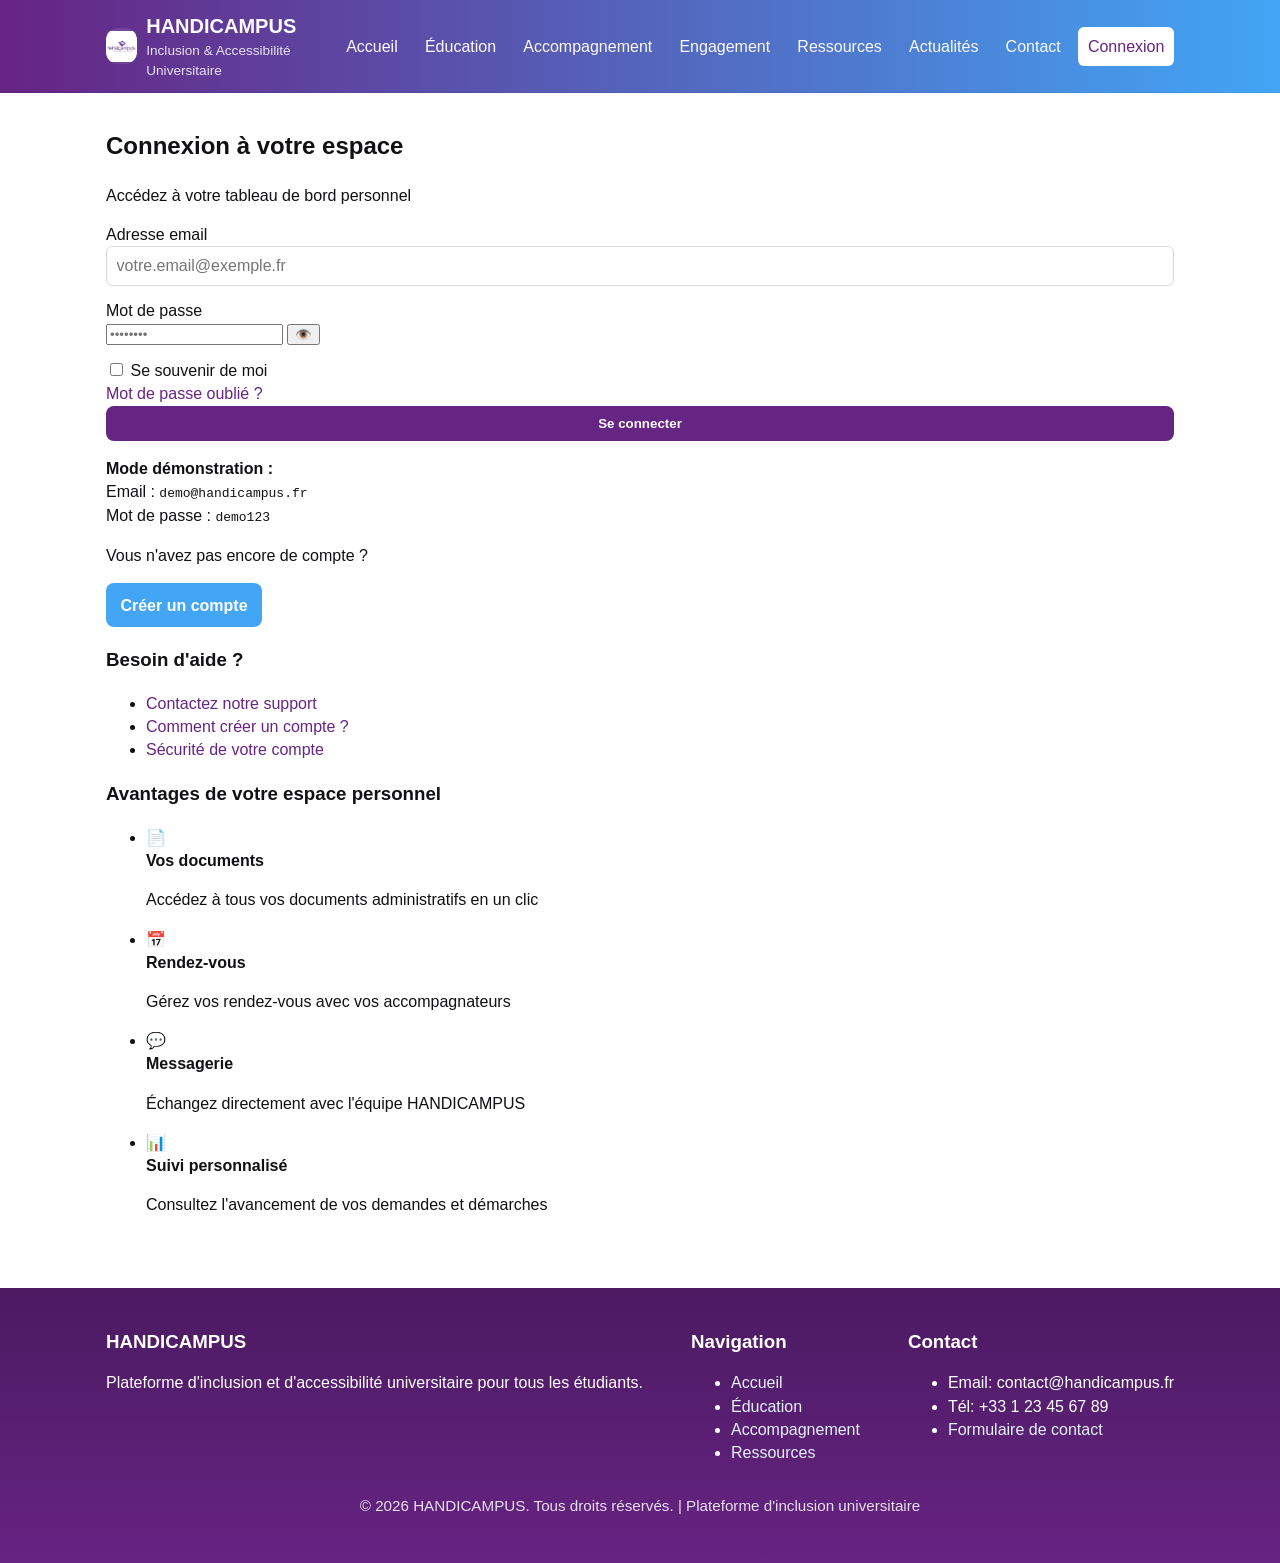
<file: pages/administration.html>
<!DOCTYPE html>
<html lang="fr">
<head>
    <meta charset="UTF-8">
    <meta name="viewport" content="width=device-width, initial-scale=1.0">
    <meta name="description" content="Tableau de bord administrateur HANDICAMPUS">
    <title>Administration - HANDICAMPUS</title>
    <link rel="stylesheet" href="../css/style.css">
</head>
<body class="admin-page">
    <header class="main-header admin-header">
        <div class="container">
            <div class="logo">
                <div class="logo-mark" aria-hidden="true">
                    <img src="../assets/images/LOGO1 ROOM.jpg" alt="">
                </div>
                <div>
                    <h1><a href="../index.html">HANDICAMPUS</a></h1>
                    <p class="tagline">Administration</p>
                </div>
            </div>
            <nav class="main-nav" role="navigation" aria-label="Navigation principale">
                <ul class="nav-list">
                    <li><a href="../index.html">Retour au site</a></li>
                    <li><a href="#" id="logoutBtn" class="btn-logout">Déconnexion</a></li>
                </ul>
            </nav>
        </div>
    </header>

    <main class="admin-main">
        <div class="container">
            <!-- Message de bienvenue -->
            <div class="admin-welcome">
                <h2>Tableau de Bord Administrateur</h2>
                <p>Bienvenue, <strong id="adminName">Administrateur</strong></p>
            </div>

            <!-- Statistiques rapides -->
            <section class="admin-stats">
                <h3 class="section-title">Statistiques</h3>
                <div class="stats-grid">
                    <div class="stat-card">
                        <div class="stat-icon users-icon" aria-hidden="true"></div>
                        <div class="stat-content">
                            <div class="stat-number">3,247</div>
                            <div class="stat-label">Utilisateurs inscrits</div>
                            <div class="stat-trend positive">+12% ce mois</div>
                        </div>
                    </div>

                    <div class="stat-card">
                        <div class="stat-icon messages-icon" aria-hidden="true"></div>
                        <div class="stat-content">
                            <div class="stat-number">127</div>
                            <div class="stat-label">Messages non lus</div>
                            <div class="stat-trend">24 aujourd'hui</div>
                        </div>
                    </div>

                    <div class="stat-card">
                        <div class="stat-icon content-icon" aria-hidden="true"></div>
                        <div class="stat-content">
                            <div class="stat-number">45</div>
                            <div class="stat-label">Contenus publiés</div>
                            <div class="stat-trend positive">+3 cette semaine</div>
                        </div>
                    </div>

                    <div class="stat-card">
                        <div class="stat-icon visits-icon" aria-hidden="true"></div>
                        <div class="stat-content">
                            <div class="stat-number">15,834</div>
                            <div class="stat-label">Visites ce mois</div>
                            <div class="stat-trend positive">+8% vs mois dernier</div>
                        </div>
                    </div>
                </div>
            </section>

            <!-- Navigation de l'administration -->
            <section class="admin-sections">
                <h3 class="section-title">Gestion</h3>
                
                <!-- Gestion des utilisateurs -->
                <div class="admin-section" id="users-section">
                    <div class="section-header">
                        <h4>👥 Gestion des Utilisateurs</h4>
                        <button class="btn btn-small btn-primary" id="addUserBtn">Ajouter un utilisateur</button>
                    </div>
                    
                    <div class="admin-filters">
                        <input type="search" placeholder="Rechercher un utilisateur..." class="search-input" id="userSearch">
                        <select class="filter-select" id="userFilter">
                            <option value="all">Tous les utilisateurs</option>
                            <option value="etudiant">Étudiants</option>
                            <option value="accompagnant">Accompagnants</option>
                            <option value="admin">Administrateurs</option>
                        </select>
                    </div>

                    <div class="admin-table-wrapper">
                        <table class="admin-table">
                            <thead>
                                <tr>
                                    <th>ID</th>
                                    <th>Nom</th>
                                    <th>Email</th>
                                    <th>Statut</th>
                                    <th>Inscription</th>
                                    <th>Actions</th>
                                </tr>
                            </thead>
                            <tbody id="usersTableBody">
                                <tr>
                                    <td>#001</td>
                                    <td>Martin Dupont</td>
                                    <td>martin.dupont@email.fr</td>
                                    <td><span class="badge badge-success">Étudiant</span></td>
                                    <td>12/01/2026</td>
                                    <td>
                                        <button class="action-btn edit-btn" aria-label="Modifier">✏️</button>
                                        <button class="action-btn delete-btn" aria-label="Supprimer">🗑️</button>
                                    </td>
                                </tr>
                                <tr>
                                    <td>#002</td>
                                    <td>Sophie Bernard</td>
                                    <td>sophie.bernard@email.fr</td>
                                    <td><span class="badge badge-info">Accompagnant</span></td>
                                    <td>10/01/2026</td>
                                    <td>
                                        <button class="action-btn edit-btn" aria-label="Modifier">✏️</button>
                                        <button class="action-btn delete-btn" aria-label="Supprimer">🗑️</button>
                                    </td>
                                </tr>
                                <tr>
                                    <td>#003</td>
                                    <td>Lucas Moreau</td>
                                    <td>lucas.moreau@email.fr</td>
                                    <td><span class="badge badge-success">Étudiant</span></td>
                                    <td>08/01/2026</td>
                                    <td>
                                        <button class="action-btn edit-btn" aria-label="Modifier">✏️</button>
                                        <button class="action-btn delete-btn" aria-label="Supprimer">🗑️</button>
                                    </td>
                                </tr>
                                <tr>
                                    <td>#004</td>
                                    <td>Emma Laurent</td>
                                    <td>emma.laurent@email.fr</td>
                                    <td><span class="badge badge-warning">Admin</span></td>
                                    <td>05/01/2026</td>
                                    <td>
                                        <button class="action-btn edit-btn" aria-label="Modifier">✏️</button>
                                        <button class="action-btn delete-btn" aria-label="Supprimer">🗑️</button>
                                    </td>
                                </tr>
                            </tbody>
                        </table>
                    </div>
                </div>

                <!-- Gestion des contenus -->
                <div class="admin-section" id="content-section">
                    <div class="section-header">
                        <h4>📝 Gestion des Contenus</h4>
                        <button class="btn btn-small btn-primary" id="addContentBtn">Ajouter un contenu</button>
                    </div>

                    <div class="content-grid">
                        <article class="content-card">
                            <div class="content-type">Actualité</div>
                            <h5>Nouveau dispositif d'accompagnement</h5>
                            <p class="content-date">Publié le 15/01/2026</p>
                            <div class="content-actions">
                                <button class="btn btn-small btn-secondary">Modifier</button>
                                <button class="btn btn-small btn-danger">Supprimer</button>
                            </div>
                        </article>

                        <article class="content-card">
                            <div class="content-type">Ressource</div>
                            <h5>Guide des aménagements 2026</h5>
                            <p class="content-date">Publié le 10/01/2026</p>
                            <div class="content-actions">
                                <button class="btn btn-small btn-secondary">Modifier</button>
                                <button class="btn btn-small btn-danger">Supprimer</button>
                            </div>
                        </article>

                        <article class="content-card">
                            <div class="content-type">Événement</div>
                            <h5>Forum de l'inclusion - 5 février</h5>
                            <p class="content-date">Publié le 08/01/2026</p>
                            <div class="content-actions">
                                <button class="btn btn-small btn-secondary">Modifier</button>
                                <button class="btn btn-small btn-danger">Supprimer</button>
                            </div>
                        </article>

                        <article class="content-card">
                            <div class="content-type">Page</div>
                            <h5>Mise à jour page Éducation</h5>
                            <p class="content-date">Modifié le 05/01/2026</p>
                            <div class="content-actions">
                                <button class="btn btn-small btn-secondary">Modifier</button>
                                <button class="btn btn-small btn-danger">Supprimer</button>
                            </div>
                        </article>
                    </div>
                </div>

                <!-- Messages reçus -->
                <div class="admin-section" id="messages-section">
                    <div class="section-header">
                        <h4>💬 Messages Reçus</h4>
                        <select class="filter-select" id="messageFilter">
                            <option value="unread">Non lus (127)</option>
                            <option value="all">Tous les messages</option>
                            <option value="archived">Archivés</option>
                        </select>
                    </div>

                    <div class="messages-list">
                        <article class="message-item unread">
                            <div class="message-header">
                                <div class="message-sender">
                                    <strong>Pierre Dubois</strong>
                                    <span class="message-email">pierre.dubois@email.fr</span>
                                </div>
                                <time class="message-date">Il y a 2 heures</time>
                            </div>
                            <div class="message-subject">Demande d'accompagnement pour la rentrée 2026</div>
                            <p class="message-preview">
                                Bonjour, je suis étudiant en situation de handicap et je souhaiterais bénéficier 
                                d'un accompagnement pour ma première année à l'université...
                            </p>
                            <div class="message-actions">
                                <button class="btn btn-small btn-primary">Répondre</button>
                                <button class="btn btn-small btn-secondary">Archiver</button>
                                <button class="btn btn-small btn-danger">Supprimer</button>
                            </div>
                        </article>

                        <article class="message-item unread">
                            <div class="message-header">
                                <div class="message-sender">
                                    <strong>Marie Leroy</strong>
                                    <span class="message-email">marie.leroy@email.fr</span>
                                </div>
                                <time class="message-date">Il y a 5 heures</time>
                            </div>
                            <div class="message-subject">Question sur les aménagements d'examens</div>
                            <p class="message-preview">
                                Je voudrais savoir quels documents je dois fournir pour obtenir des aménagements 
                                lors de mes examens...
                            </p>
                            <div class="message-actions">
                                <button class="btn btn-small btn-primary">Répondre</button>
                                <button class="btn btn-small btn-secondary">Archiver</button>
                                <button class="btn btn-small btn-danger">Supprimer</button>
                            </div>
                        </article>

                        <article class="message-item">
                            <div class="message-header">
                                <div class="message-sender">
                                    <strong>Université Lyon 2</strong>
                                    <span class="message-email">partenariat@univ-lyon2.fr</span>
                                </div>
                                <time class="message-date">Hier, 14:30</time>
                            </div>
                            <div class="message-subject">Proposition de partenariat</div>
                            <p class="message-preview">
                                Nous souhaiterions établir un partenariat avec HANDICAMPUS pour améliorer 
                                l'accueil des étudiants en situation de handicap...
                            </p>
                            <div class="message-actions">
                                <button class="btn btn-small btn-primary">Répondre</button>
                                <button class="btn btn-small btn-secondary">Archiver</button>
                                <button class="btn btn-small btn-danger">Supprimer</button>
                            </div>
                        </article>
                    </div>

                    <div class="pagination">
                        <button class="btn btn-small" disabled>Précédent</button>
                        <span class="pagination-info">Page 1 sur 13</span>
                        <button class="btn btn-small">Suivant</button>
                    </div>
                </div>
            </section>
        </div>
    </main>

    <footer class="main-footer">
        <div class="container">
            <div class="footer-bottom">
                <p>&copy; 2026 HANDICAMPUS - Administration | Tous droits réservés</p>
            </div>
        </div>
    </footer>

    <script src="../js/main.js"></script>
</body>
</html>
</file>
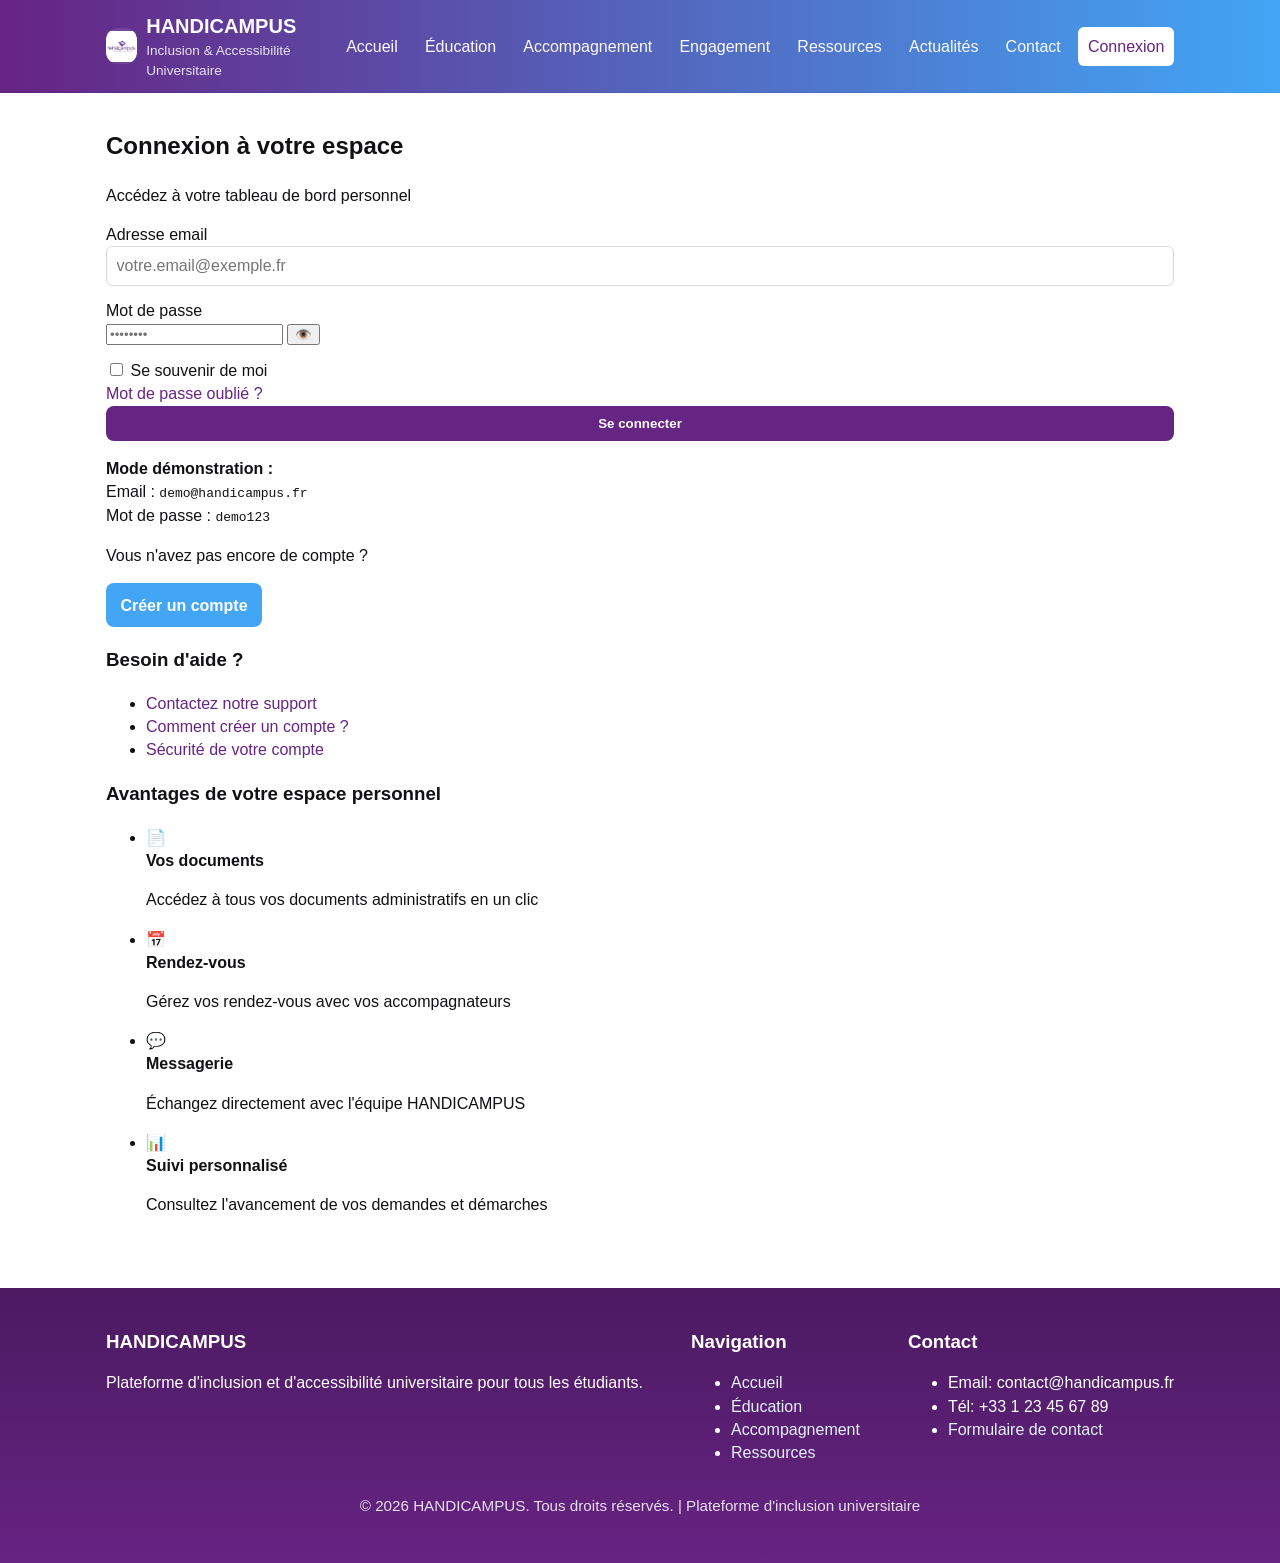
<file: pages/connexion.html>
<!DOCTYPE html>
<html lang="fr">
<head>
    <meta charset="UTF-8">
    <meta name="viewport" content="width=device-width, initial-scale=1.0">
    <meta name="description" content="Connexion à votre espace personnel HANDICAMPUS">
    <title>Connexion - HANDICAMPUS</title>
    <link rel="stylesheet" href="../css/style.css">
</head>
<body>
    <header class="main-header">
        <div class="container">
            <div class="logo">
                <div class="logo-mark" aria-hidden="true">
                    <img src="../assets/images/LOGO1 ROOM.jpg" alt="">
                </div>
                <div>
                    <h1><a href="../index.html">HANDICAMPUS</a></h1>
                    <p class="tagline">Inclusion & Accessibilité Universitaire</p>
                </div>
            </div>
            <nav class="main-nav" role="navigation" aria-label="Navigation principale">
                <button class="menu-toggle" aria-label="Ouvrir le menu" aria-expanded="false">
                    <span></span>
                    <span></span>
                    <span></span>
                </button>
                <ul class="nav-list">
                    <li><a href="../index.html">Accueil</a></li>
                    <li><a href="education.html">Éducation</a></li>
                    <li><a href="accompagnement.html">Accompagnement</a></li>
                    <li><a href="engagement.html">Engagement</a></li>
                    <li><a href="ressources.html">Ressources</a></li>
                    <li><a href="actualites.html">Actualités</a></li>
                    <li><a href="contact.html">Contact</a></li>
                    <li><a href="connexion.html" class="active btn-connexion" aria-current="page">Connexion</a></li>
                </ul>
            </nav>
        </div>
    </header>

    <main>
        <section class="login-section">
            <div class="container">
                <div class="login-container">
                    <div class="login-header">
                        <h2>Connexion à votre espace</h2>
                        <p>Accédez à votre tableau de bord personnel</p>
                    </div>

                    <form id="loginForm" class="login-form" novalidate>
                        <div class="form-group">
                            <label for="login-email">Adresse email</label>
                            <input 
                                type="email" 
                                id="login-email" 
                                name="email" 
                                required 
                                aria-required="true"
                                placeholder="votre.email@exemple.fr"
                                autocomplete="email"
                            >
                            <span class="error-message" id="login-email-error"></span>
                        </div>

                        <div class="form-group">
                            <label for="login-password">Mot de passe</label>
                            <div class="password-input-wrapper">
                                <input 
                                    type="password" 
                                    id="login-password" 
                                    name="password" 
                                    required 
                                    aria-required="true"
                                    placeholder="••••••••"
                                    autocomplete="current-password"
                                >
                                <button 
                                    type="button" 
                                    class="password-toggle" 
                                    aria-label="Afficher le mot de passe"
                                    id="togglePassword"
                                >
                                    👁️
                                </button>
                            </div>
                            <span class="error-message" id="login-password-error"></span>
                        </div>

                        <div class="form-options">
                            <div class="checkbox-group">
                                <input type="checkbox" id="remember" name="remember">
                                <label for="remember">Se souvenir de moi</label>
                            </div>
                            <a href="#" class="forgot-password-link">Mot de passe oublié ?</a>
                        </div>

                        <button type="submit" class="btn btn-primary btn-full">Se connecter</button>

                        <div class="login-info">
                            <p class="demo-info">
                                <strong>Mode démonstration :</strong><br>
                                Email : <code>demo@handicampus.fr</code><br>
                                Mot de passe : <code>demo123</code>
                            </p>
                        </div>
                    </form>

                    <div class="login-footer">
                        <p>Vous n'avez pas encore de compte ?</p>
                        <a href="#" class="btn btn-secondary">Créer un compte</a>
                    </div>

                    <div class="login-help">
                        <h3>Besoin d'aide ?</h3>
                        <ul>
                            <li><a href="contact.html">Contactez notre support</a></li>
                            <li><a href="#" class="modal-trigger" data-modal="help-modal">Comment créer un compte ?</a></li>
                            <li><a href="#" class="modal-trigger" data-modal="security-modal">Sécurité de votre compte</a></li>
                        </ul>
                    </div>

                    <div class="login-benefits">
                        <h3>Avantages de votre espace personnel</h3>
                        <ul class="benefits-list">
                            <li>
                                <span class="benefit-icon">📄</span>
                                <div>
                                    <strong>Vos documents</strong>
                                    <p>Accédez à tous vos documents administratifs en un clic</p>
                                </div>
                            </li>
                            <li>
                                <span class="benefit-icon">📅</span>
                                <div>
                                    <strong>Rendez-vous</strong>
                                    <p>Gérez vos rendez-vous avec vos accompagnateurs</p>
                                </div>
                            </li>
                            <li>
                                <span class="benefit-icon">💬</span>
                                <div>
                                    <strong>Messagerie</strong>
                                    <p>Échangez directement avec l'équipe HANDICAMPUS</p>
                                </div>
                            </li>
                            <li>
                                <span class="benefit-icon">📊</span>
                                <div>
                                    <strong>Suivi personnalisé</strong>
                                    <p>Consultez l'avancement de vos demandes et démarches</p>
                                </div>
                            </li>
                        </ul>
                    </div>
                </div>
            </div>
        </section>
    </main>

    <footer class="main-footer">
        <div class="container">
            <div class="footer-content">
                <div class="footer-section">
                    <h3>HANDICAMPUS</h3>
                    <p>Plateforme d'inclusion et d'accessibilité universitaire pour tous les étudiants.</p>
                </div>
                <div class="footer-section">
                    <h3>Navigation</h3>
                    <ul>
                        <li><a href="../index.html">Accueil</a></li>
                        <li><a href="education.html">Éducation</a></li>
                        <li><a href="accompagnement.html">Accompagnement</a></li>
                        <li><a href="ressources.html">Ressources</a></li>
                    </ul>
                </div>
                <div class="footer-section">
                    <h3>Contact</h3>
                    <ul>
                        <li>Email: contact@handicampus.fr</li>
                        <li>Tél: +33 1 23 45 67 89</li>
                        <li><a href="contact.html">Formulaire de contact</a></li>
                    </ul>
                </div>
            </div>
            <div class="footer-bottom">
                <p>&copy; 2026 HANDICAMPUS. Tous droits réservés. | Plateforme d'inclusion universitaire</p>
            </div>
        </div>
    </footer>

    <script src="../js/main.js"></script>
</body>
</html>
</file>
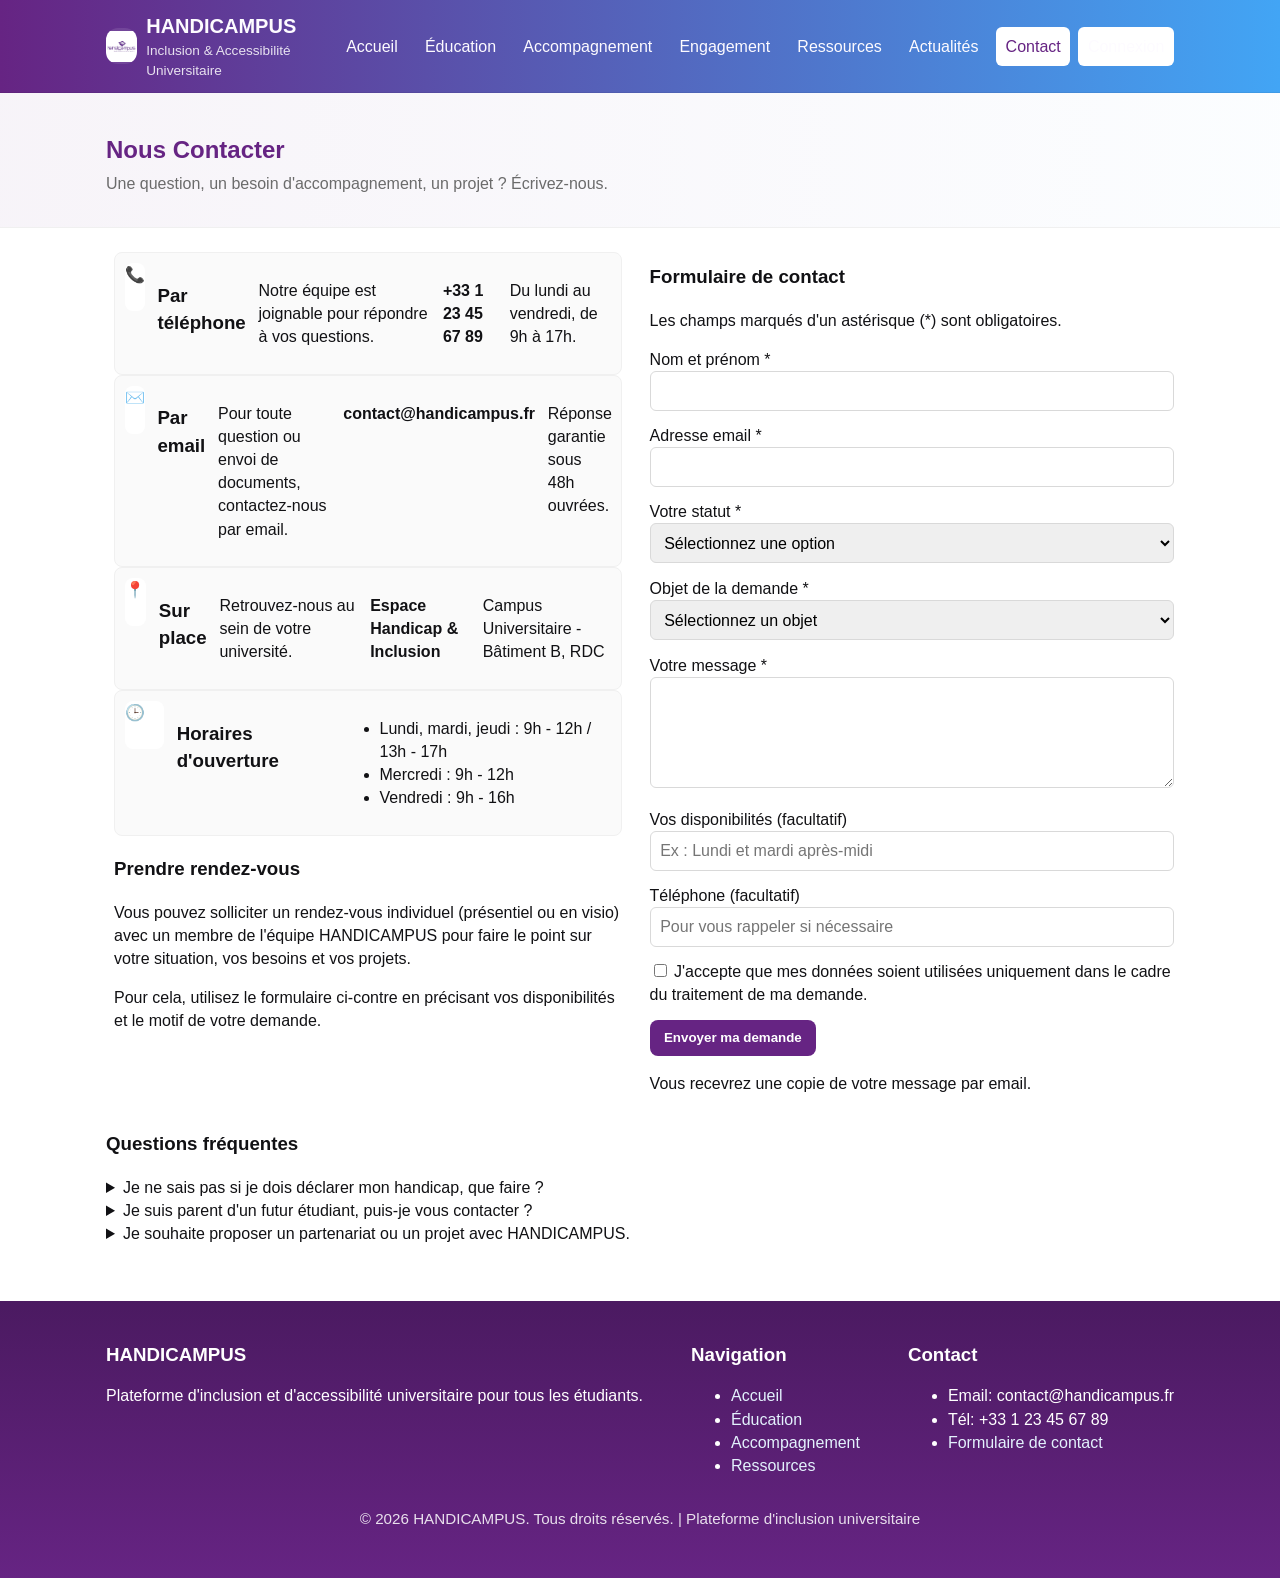
<file: pages/contact.html>
<!DOCTYPE html>
    <html lang="fr">
    <head>
        <meta charset="UTF-8">
        <meta name="viewport" content="width=device-width, initial-scale=1.0">
        <meta name="description" content="Contactez l'équipe HANDICAMPUS pour toute question ou demande d'accompagnement">
        <title>Contact - HANDICAMPUS</title>
        <link rel="stylesheet" href="../css/style.css">
    </head>
    <body>
        <header class="main-header">
            <div class="container">
                <div class="logo">
                    <div class="logo-mark" aria-hidden="true">
                        <img src="../assets/images/LOGO1 ROOM.jpg" alt="">
                    </div>
                    <div>
                        <h1><a href="../index.html">HANDICAMPUS</a></h1>
                        <p class="tagline">Inclusion & Accessibilité Universitaire</p>
                    </div>
                </div>
                <nav class="main-nav" role="navigation" aria-label="Navigation principale">
                    <button class="menu-toggle" aria-label="Ouvrir le menu" aria-expanded="false">
                        <span></span>
                        <span></span>
                        <span></span>
                    </button>
                    <ul class="nav-list">
                        <li><a href="../index.html">Accueil</a></li>
                        <li><a href="education.html">Éducation</a></li>
                        <li><a href="accompagnement.html">Accompagnement</a></li>
                        <li><a href="engagement.html">Engagement</a></li>
                        <li><a href="ressources.html">Ressources</a></li>
                        <li><a href="actualites.html">Actualités</a></li>
                        <li><a href="contact.html" class="active" aria-current="page">Contact</a></li>
                        <li><a href="connexion.html" class="btn-connexion">Connexion</a></li>
                    </ul>
                </nav>
            </div>
        </header>

        <main>
            <section class="page-header">
                <div class="container">
                    <h2>Nous Contacter</h2>
                    <p>Une question, un besoin d'accompagnement, un projet ? Écrivez-nous.</p>
                </div>
            </section>

            <section class="content-section">
                <div class="container">
                    <div class="contact-layout">
                        <div class="contact-info">
                            <div class="contact-grid">
                                <article class="contact-card">
                                    <div class="contact-icon phone-icon" aria-hidden="true"></div>
                                    <h3>Par téléphone</h3>
                                    <p>Notre équipe est joignable pour répondre à vos questions.</p>
                                    <p><strong>+33 1 23 45 67 89</strong></p>
                                    <p>Du lundi au vendredi, de 9h à 17h.</p>
                                </article>

                                <article class="contact-card">
                                    <div class="contact-icon email-icon" aria-hidden="true"></div>
                                    <h3>Par email</h3>
                                    <p>Pour toute question ou envoi de documents, contactez-nous par email.</p>
                                    <p><strong>contact@handicampus.fr</strong></p>
                                    <p>Réponse garantie sous 48h ouvrées.</p>
                                </article>

                                <article class="contact-card">
                                    <div class="contact-icon location-icon" aria-hidden="true"></div>
                                    <h3>Sur place</h3>
                                    <p>Retrouvez-nous au sein de votre université.</p>
                                    <p><strong>Espace Handicap & Inclusion</strong></p>
                                    <p>Campus Universitaire - Bâtiment B, RDC</p>
                                </article>

                                <article class="contact-card">
                                    <div class="contact-icon schedule-icon" aria-hidden="true"></div>
                                    <h3>Horaires d'ouverture</h3>
                                    <ul>
                                        <li>Lundi, mardi, jeudi : 9h - 12h / 13h - 17h</li>
                                        <li>Mercredi : 9h - 12h</li>
                                        <li>Vendredi : 9h - 16h</li>
                                    </ul>
                                </article>
                            </div>

                            <div class="contact-extra">
                                <h3>Prendre rendez-vous</h3>
                                <p>
                                    Vous pouvez solliciter un rendez-vous individuel (présentiel ou en visio) avec un membre de 
                                    l'équipe HANDICAMPUS pour faire le point sur votre situation, vos besoins et vos projets.
                                </p>
                                <p>
                                    Pour cela, utilisez le formulaire ci-contre en précisant vos disponibilités et le motif de votre demande.
                                </p>
                            </div>
                        </div>

                        <div class="contact-form-wrapper">
                            <h3>Formulaire de contact</h3>
                            <p>Les champs marqués d'un astérisque (*) sont obligatoires.</p>

                            <form id="contactForm" novalidate>
                                <div class="form-row">
                                    <div class="form-group">
                                        <label for="contactName">Nom et prénom *</label>
                                        <input type="text" id="contactName" name="name" aria-required="true" required>
                                        <span class="error-message" aria-live="polite"></span>
                                    </div>
                                    <div class="form-group">
                                        <label for="contactEmail">Adresse email *</label>
                                        <input type="email" id="contactEmail" name="email" aria-required="true" required>
                                        <span class="error-message" aria-live="polite"></span>
                                    </div>
                                </div>

                                <div class="form-row">
                                    <div class="form-group">
                                        <label for="contactStatus">Votre statut *</label>
                                        <select id="contactStatus" name="status" aria-required="true" required>
                                            <option value="">Sélectionnez une option</option>
                                            <option value="etudiant">Étudiant</option>
                                            <option value="lyceen">Lycéen / futur étudiant</option>
                                            <option value="parent">Parent / famille</option>
                                            <option value="professionnel">Professionnel de l'enseignement</option>
                                            <option value="autre">Autre</option>
                                        </select>
                                        <span class="error-message" aria-live="polite"></span>
                                    </div>
                                    <div class="form-group">
                                        <label for="contactSubject">Objet de la demande *</label>
                                        <select id="contactSubject" name="subject" aria-required="true" required>
                                            <option value="">Sélectionnez un objet</option>
                                            <option value="amenagements">Aménagements d'études ou d'examens</option>
                                            <option value="aides">Aides financières et bourses</option>
                                            <option value="orientation">Orientation / réorientation</option>
                                            <option value="accompagnement">Accompagnement psychologique ou social</option>
                                            <option value="projet">Projet ou partenariat</option>
                                            <option value="autre">Autre demande</option>
                                        </select>
                                        <span class="error-message" aria-live="polite"></span>
                                    </div>
                                </div>

                                <div class="form-group">
                                    <label for="contactMessage">Votre message *</label>
                                    <textarea id="contactMessage" name="message" rows="5" aria-required="true" required></textarea>
                                    <span class="error-message" aria-live="polite"></span>
                                </div>

                                <div class="form-row">
                                    <div class="form-group">
                                        <label for="contactAvailability">Vos disponibilités (facultatif)</label>
                                        <input type="text" id="contactAvailability" name="availability" placeholder="Ex : Lundi et mardi après-midi">
                                    </div>
                                    <div class="form-group">
                                        <label for="contactPhone">Téléphone (facultatif)</label>
                                        <input type="tel" id="contactPhone" name="phone" placeholder="Pour vous rappeler si nécessaire">
                                    </div>
                                </div>

                                <div class="form-group checkbox-group">
                                    <label>
                                        <input type="checkbox" name="consent" aria-required="true" required>
                                        J'accepte que mes données soient utilisées uniquement dans le cadre du traitement de ma demande.
                                    </label>
                                    <span class="error-message" aria-live="polite"></span>
                                </div>

                                <button type="submit" class="btn btn-primary">Envoyer ma demande</button>
                                <p class="form-hint">Vous recevrez une copie de votre message par email.</p>

                                <div id="formSuccess" class="form-success" role="status" aria-live="polite" hidden>
                                    <strong>Merci !</strong> Votre message a bien été envoyé. Nous vous répondrons dans les meilleurs délais.
                                </div>
                            </form>
                        </div>
                    </div>

                    <div class="faq-section">
                        <h3>Questions fréquentes</h3>
                        <details class="faq-item">
                            <summary>Je ne sais pas si je dois déclarer mon handicap, que faire ?</summary>
                            <p>
                                Déclarer votre handicap permet de mettre en place des aménagements adaptés et de sécuriser 
                                votre parcours d'études. Cette information reste confidentielle et n'est partagée qu'avec les 
                                professionnels concernés. N'hésitez pas à nous contacter pour en parler en toute confiance.
                            </p>
                        </details>

                        <details class="faq-item">
                            <summary>Je suis parent d'un futur étudiant, puis-je vous contacter ?</summary>
                            <p>
                                Oui, bien sûr. Nous pouvons vous informer sur les dispositifs existants, les démarches à prévoir 
                                et les aménagements possibles. Nous pourrons également vous orienter vers le service handicap 
                                de l'établissement visé.
                            </p>
                        </details>

                        <details class="faq-item">
                            <summary>Je souhaite proposer un partenariat ou un projet avec HANDICAMPUS.</summary>
                            <p>
                                Nous sommes ouverts aux collaborations avec les associations, établissements et entreprises 
                                engagés en faveur de l'inclusion. Utilisez le formulaire en sélectionnant « Projet ou partenariat » 
                                comme objet de demande.
                            </p>
                        </details>
                    </div>
                </div>
            </section>
        </main>

        <footer class="main-footer">
            <div class="container">
                <div class="footer-content">
                    <div class="footer-section">
                        <h3>HANDICAMPUS</h3>
                        <p>Plateforme d'inclusion et d'accessibilité universitaire pour tous les étudiants.</p>
                    </div>
                    <div class="footer-section">
                        <h3>Navigation</h3>
                        <ul>
                            <li><a href="../index.html">Accueil</a></li>
                            <li><a href="education.html">Éducation</a></li>
                            <li><a href="accompagnement.html">Accompagnement</a></li>
                            <li><a href="ressources.html">Ressources</a></li>
                        </ul>
                    </div>
                    <div class="footer-section">
                        <h3>Contact</h3>
                        <ul>
                            <li>Email: contact@handicampus.fr</li>
                            <li>Tél: +33 1 23 45 67 89</li>
                            <li><a href="contact.html">Formulaire de contact</a></li>
                        </ul>
                    </div>
                </div>
                <div class="footer-bottom">
                    <p>&copy; 2026 HANDICAMPUS. Tous droits réservés. | Plateforme d'inclusion universitaire</p>
                </div>
            </div>
        </footer>

        <script src="../js/main.js"></script>
    </body>
    </html>
</file>
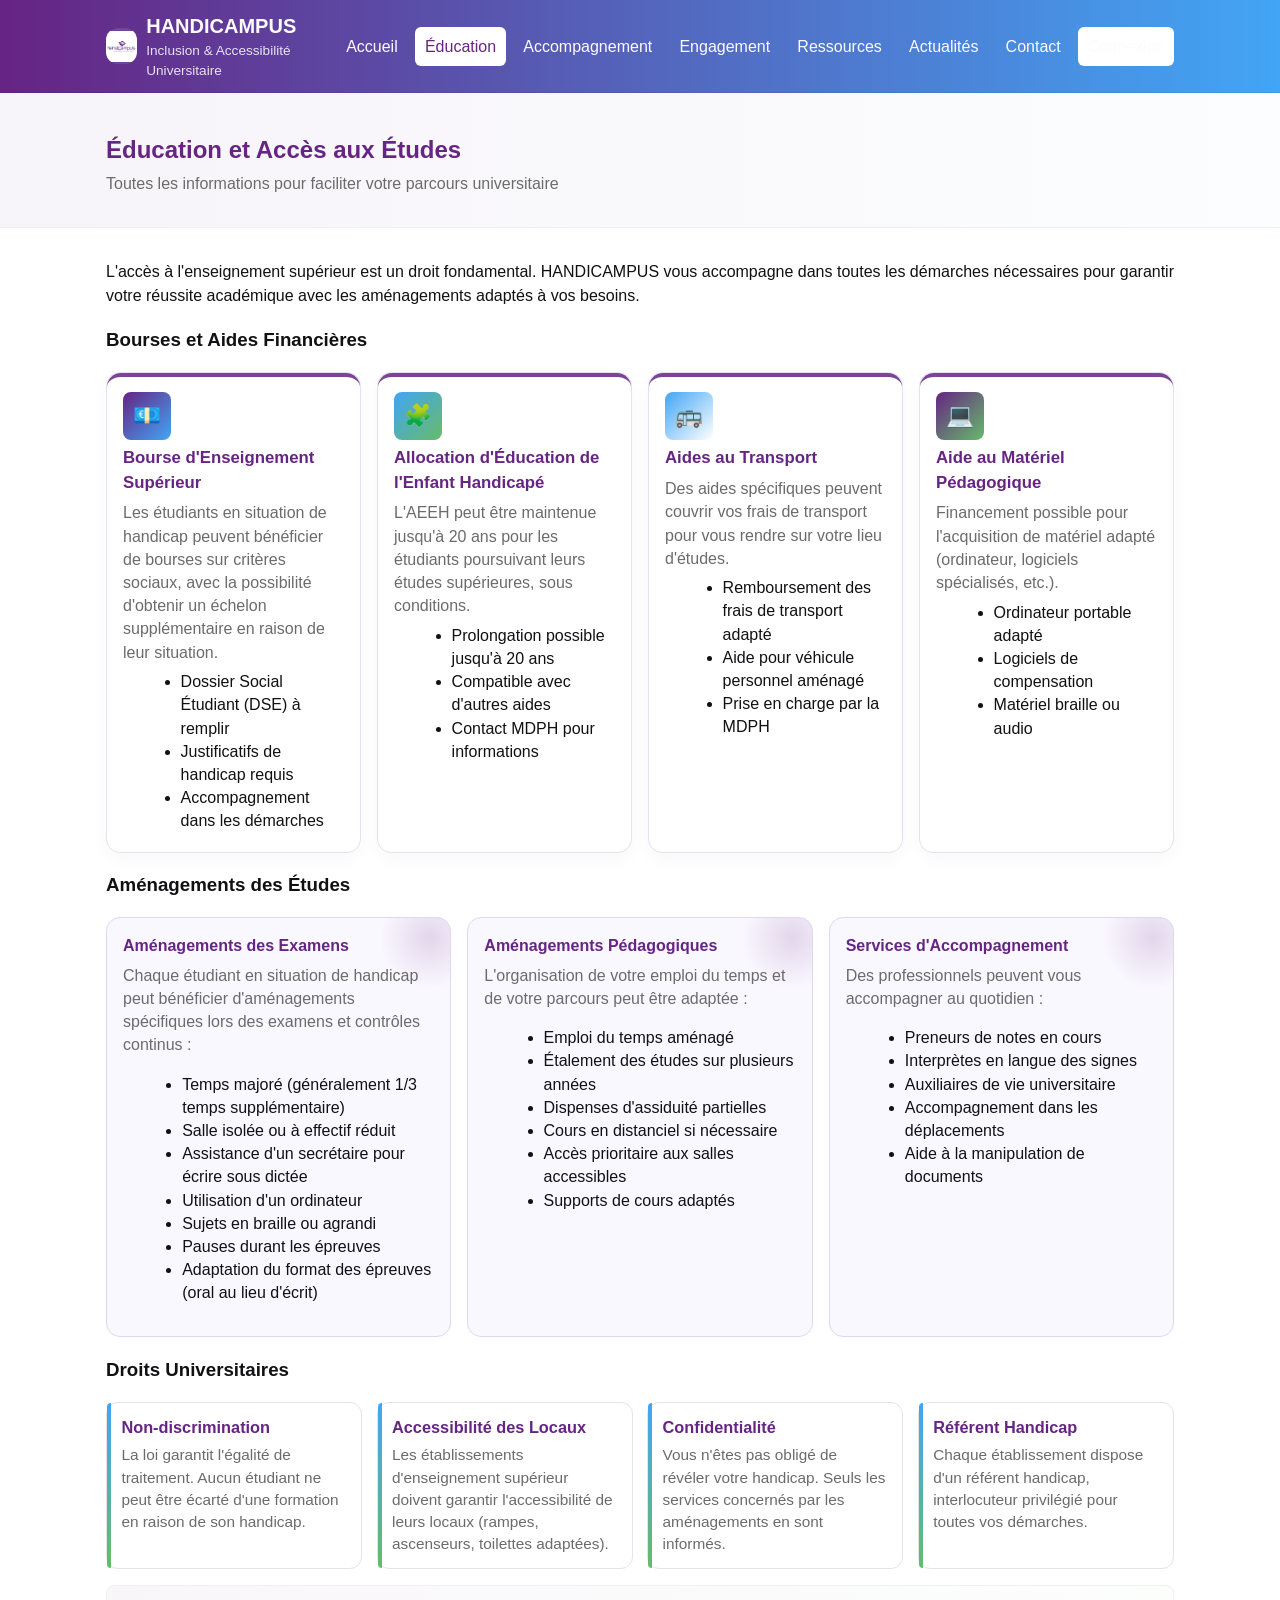
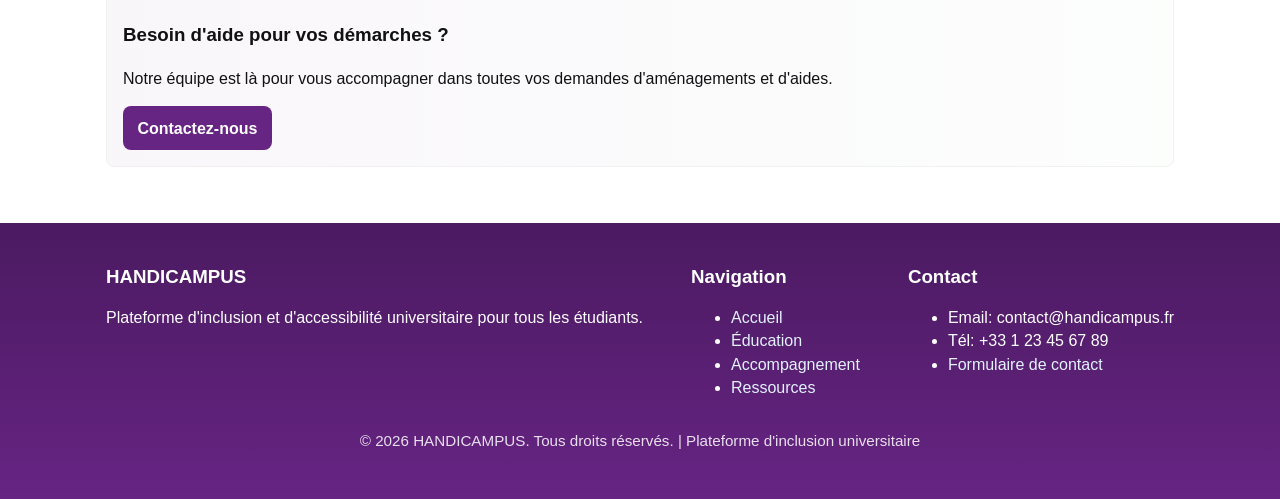
<file: pages/education.html>
<!DOCTYPE html>
<html lang="fr">
<head>
    <meta charset="UTF-8">
    <meta name="viewport" content="width=device-width, initial-scale=1.0">
    <meta name="description" content="Informations sur l'accès aux études supérieures pour les étudiants en situation de handicap">
    <title>Éducation - HANDICAMPUS</title>
    <link rel="stylesheet" href="../css/style.css">
</head>
<body>
    <header class="main-header">
        <div class="container">
            <div class="logo">
                <div class="logo-mark" aria-hidden="true">
                    <img src="../assets/images/LOGO1 ROOM.jpg" alt="">
                </div>
                <div>
                    <h1><a href="../index.html">HANDICAMPUS</a></h1>
                    <p class="tagline">Inclusion & Accessibilité Universitaire</p>
                </div>
            </div>
            <nav class="main-nav" role="navigation" aria-label="Navigation principale">
                <button class="menu-toggle" aria-label="Ouvrir le menu" aria-expanded="false">
                    <span></span>
                    <span></span>
                    <span></span>
                </button>
                <ul class="nav-list">
                    <li><a href="../index.html">Accueil</a></li>
                    <li><a href="education.html" class="active" aria-current="page">Éducation</a></li>
                    <li><a href="accompagnement.html">Accompagnement</a></li>
                    <li><a href="engagement.html">Engagement</a></li>
                    <li><a href="ressources.html">Ressources</a></li>
                    <li><a href="actualites.html">Actualités</a></li>
                    <li><a href="contact.html">Contact</a></li>
                    <li><a href="connexion.html" class="btn-connexion">Connexion</a></li>
                </ul>
            </nav>
        </div>
    </header>

    <main>
        <section class="page-header">
            <div class="container">
                <h2>Éducation et Accès aux Études</h2>
                <p>Toutes les informations pour faciliter votre parcours universitaire</p>
            </div>
        </section>

        <section class="content-section">
            <div class="container">
                <div class="intro-text">
                    <p>
                        L'accès à l'enseignement supérieur est un droit fondamental. HANDICAMPUS vous accompagne 
                        dans toutes les démarches nécessaires pour garantir votre réussite académique avec les 
                        aménagements adaptés à vos besoins.
                    </p>
                </div>

                <h3 class="subsection-title">Bourses et Aides Financières</h3>
                <div class="info-grid">
                    <article class="info-card">
                        <div class="card-icon bourse-icon" aria-hidden="true"></div>
                        <h4>Bourse d'Enseignement Supérieur</h4>
                        <p>
                            Les étudiants en situation de handicap peuvent bénéficier de bourses sur critères sociaux, 
                            avec la possibilité d'obtenir un échelon supplémentaire en raison de leur situation.
                        </p>
                        <ul>
                            <li>Dossier Social Étudiant (DSE) à remplir</li>
                            <li>Justificatifs de handicap requis</li>
                            <li>Accompagnement dans les démarches</li>
                        </ul>
                    </article>

                    <article class="info-card">
                        <div class="card-icon aide-icon" aria-hidden="true"></div>
                        <h4>Allocation d'Éducation de l'Enfant Handicapé</h4>
                        <p>
                            L'AEEH peut être maintenue jusqu'à 20 ans pour les étudiants poursuivant leurs études 
                            supérieures, sous conditions.
                        </p>
                        <ul>
                            <li>Prolongation possible jusqu'à 20 ans</li>
                            <li>Compatible avec d'autres aides</li>
                            <li>Contact MDPH pour informations</li>
                        </ul>
                    </article>

                    <article class="info-card">
                        <div class="card-icon transport-icon" aria-hidden="true"></div>
                        <h4>Aides au Transport</h4>
                        <p>
                            Des aides spécifiques peuvent couvrir vos frais de transport pour vous rendre 
                            sur votre lieu d'études.
                        </p>
                        <ul>
                            <li>Remboursement des frais de transport adapté</li>
                            <li>Aide pour véhicule personnel aménagé</li>
                            <li>Prise en charge par la MDPH</li>
                        </ul>
                    </article>

                    <article class="info-card">
                        <div class="card-icon materiel-icon" aria-hidden="true"></div>
                        <h4>Aide au Matériel Pédagogique</h4>
                        <p>
                            Financement possible pour l'acquisition de matériel adapté (ordinateur, 
                            logiciels spécialisés, etc.).
                        </p>
                        <ul>
                            <li>Ordinateur portable adapté</li>
                            <li>Logiciels de compensation</li>
                            <li>Matériel braille ou audio</li>
                        </ul>
                    </article>
                </div>

                <h3 class="subsection-title">Aménagements des Études</h3>
                <div class="amenagements-section">
                    <article class="amenagement-block">
                        <h4>Aménagements des Examens</h4>
                        <p>
                            Chaque étudiant en situation de handicap peut bénéficier d'aménagements spécifiques 
                            lors des examens et contrôles continus :
                        </p>
                        <ul class="check-list">
                            <li>Temps majoré (généralement 1/3 temps supplémentaire)</li>
                            <li>Salle isolée ou à effectif réduit</li>
                            <li>Assistance d'un secrétaire pour écrire sous dictée</li>
                            <li>Utilisation d'un ordinateur</li>
                            <li>Sujets en braille ou agrandi</li>
                            <li>Pauses durant les épreuves</li>
                            <li>Adaptation du format des épreuves (oral au lieu d'écrit)</li>
                        </ul>
                    </article>

                    <article class="amenagement-block">
                        <h4>Aménagements Pédagogiques</h4>
                        <p>
                            L'organisation de votre emploi du temps et de votre parcours peut être adaptée :
                        </p>
                        <ul class="check-list">
                            <li>Emploi du temps aménagé</li>
                            <li>Étalement des études sur plusieurs années</li>
                            <li>Dispenses d'assiduité partielles</li>
                            <li>Cours en distanciel si nécessaire</li>
                            <li>Accès prioritaire aux salles accessibles</li>
                            <li>Supports de cours adaptés</li>
                        </ul>
                    </article>

                    <article class="amenagement-block">
                        <h4>Services d'Accompagnement</h4>
                        <p>
                            Des professionnels peuvent vous accompagner au quotidien :
                        </p>
                        <ul class="check-list">
                            <li>Preneurs de notes en cours</li>
                            <li>Interprètes en langue des signes</li>
                            <li>Auxiliaires de vie universitaire</li>
                            <li>Accompagnement dans les déplacements</li>
                            <li>Aide à la manipulation de documents</li>
                        </ul>
                    </article>
                </div>

                <h3 class="subsection-title">Droits Universitaires</h3>
                <div class="droits-section">
                    <article class="droit-card">
                        <h4>Non-discrimination</h4>
                        <p>
                            La loi garantit l'égalité de traitement. Aucun étudiant ne peut être écarté 
                            d'une formation en raison de son handicap.
                        </p>
                    </article>
                    <article class="droit-card">
                        <h4>Accessibilité des Locaux</h4>
                        <p>
                            Les établissements d'enseignement supérieur doivent garantir l'accessibilité 
                            de leurs locaux (rampes, ascenseurs, toilettes adaptées).
                        </p>
                    </article>
                    <article class="droit-card">
                        <h4>Confidentialité</h4>
                        <p>
                            Vous n'êtes pas obligé de révéler votre handicap. Seuls les services concernés 
                            par les aménagements en sont informés.
                        </p>
                    </article>
                    <article class="droit-card">
                        <h4>Référent Handicap</h4>
                        <p>
                            Chaque établissement dispose d'un référent handicap, interlocuteur privilégié 
                            pour toutes vos démarches.
                        </p>
                    </article>
                </div>

                <div class="cta-box">
                    <h3>Besoin d'aide pour vos démarches ?</h3>
                    <p>Notre équipe est là pour vous accompagner dans toutes vos demandes d'aménagements et d'aides.</p>
                    <a href="contact.html" class="btn btn-primary">Contactez-nous</a>
                </div>
            </div>
        </section>
    </main>

    <footer class="main-footer">
        <div class="container">
            <div class="footer-content">
                <div class="footer-section">
                    <h3>HANDICAMPUS</h3>
                    <p>Plateforme d'inclusion et d'accessibilité universitaire pour tous les étudiants.</p>
                </div>
                <div class="footer-section">
                    <h3>Navigation</h3>
                    <ul>
                        <li><a href="../index.html">Accueil</a></li>
                        <li><a href="education.html">Éducation</a></li>
                        <li><a href="accompagnement.html">Accompagnement</a></li>
                        <li><a href="ressources.html">Ressources</a></li>
                    </ul>
                </div>
                <div class="footer-section">
                    <h3>Contact</h3>
                    <ul>
                        <li>Email: contact@handicampus.fr</li>
                        <li>Tél: +33 1 23 45 67 89</li>
                        <li><a href="contact.html">Formulaire de contact</a></li>
                    </ul>
                </div>
            </div>
            <div class="footer-bottom">
                <p>&copy; 2026 HANDICAMPUS. Tous droits réservés. | Plateforme d'inclusion universitaire</p>
            </div>
        </div>
    </footer>

    <script src="../js/main.js"></script>
</body>
</html>
</file>
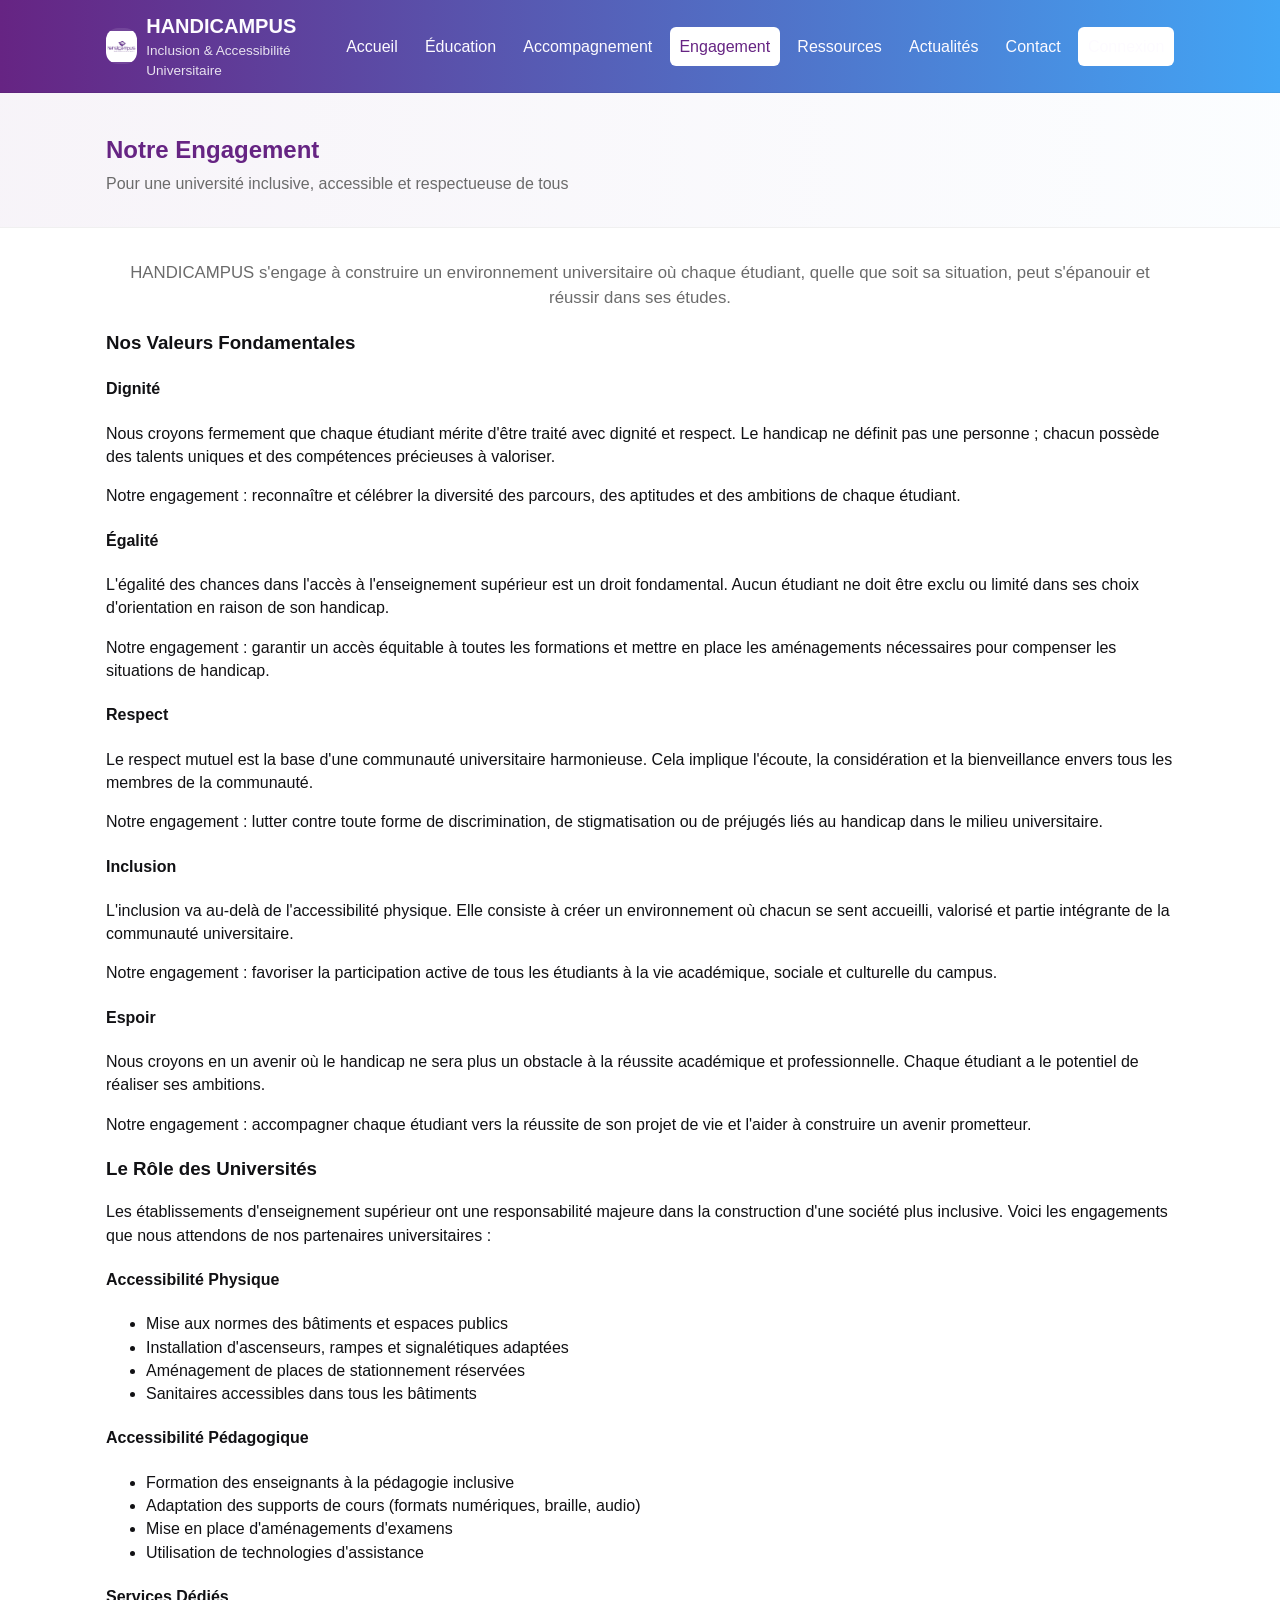
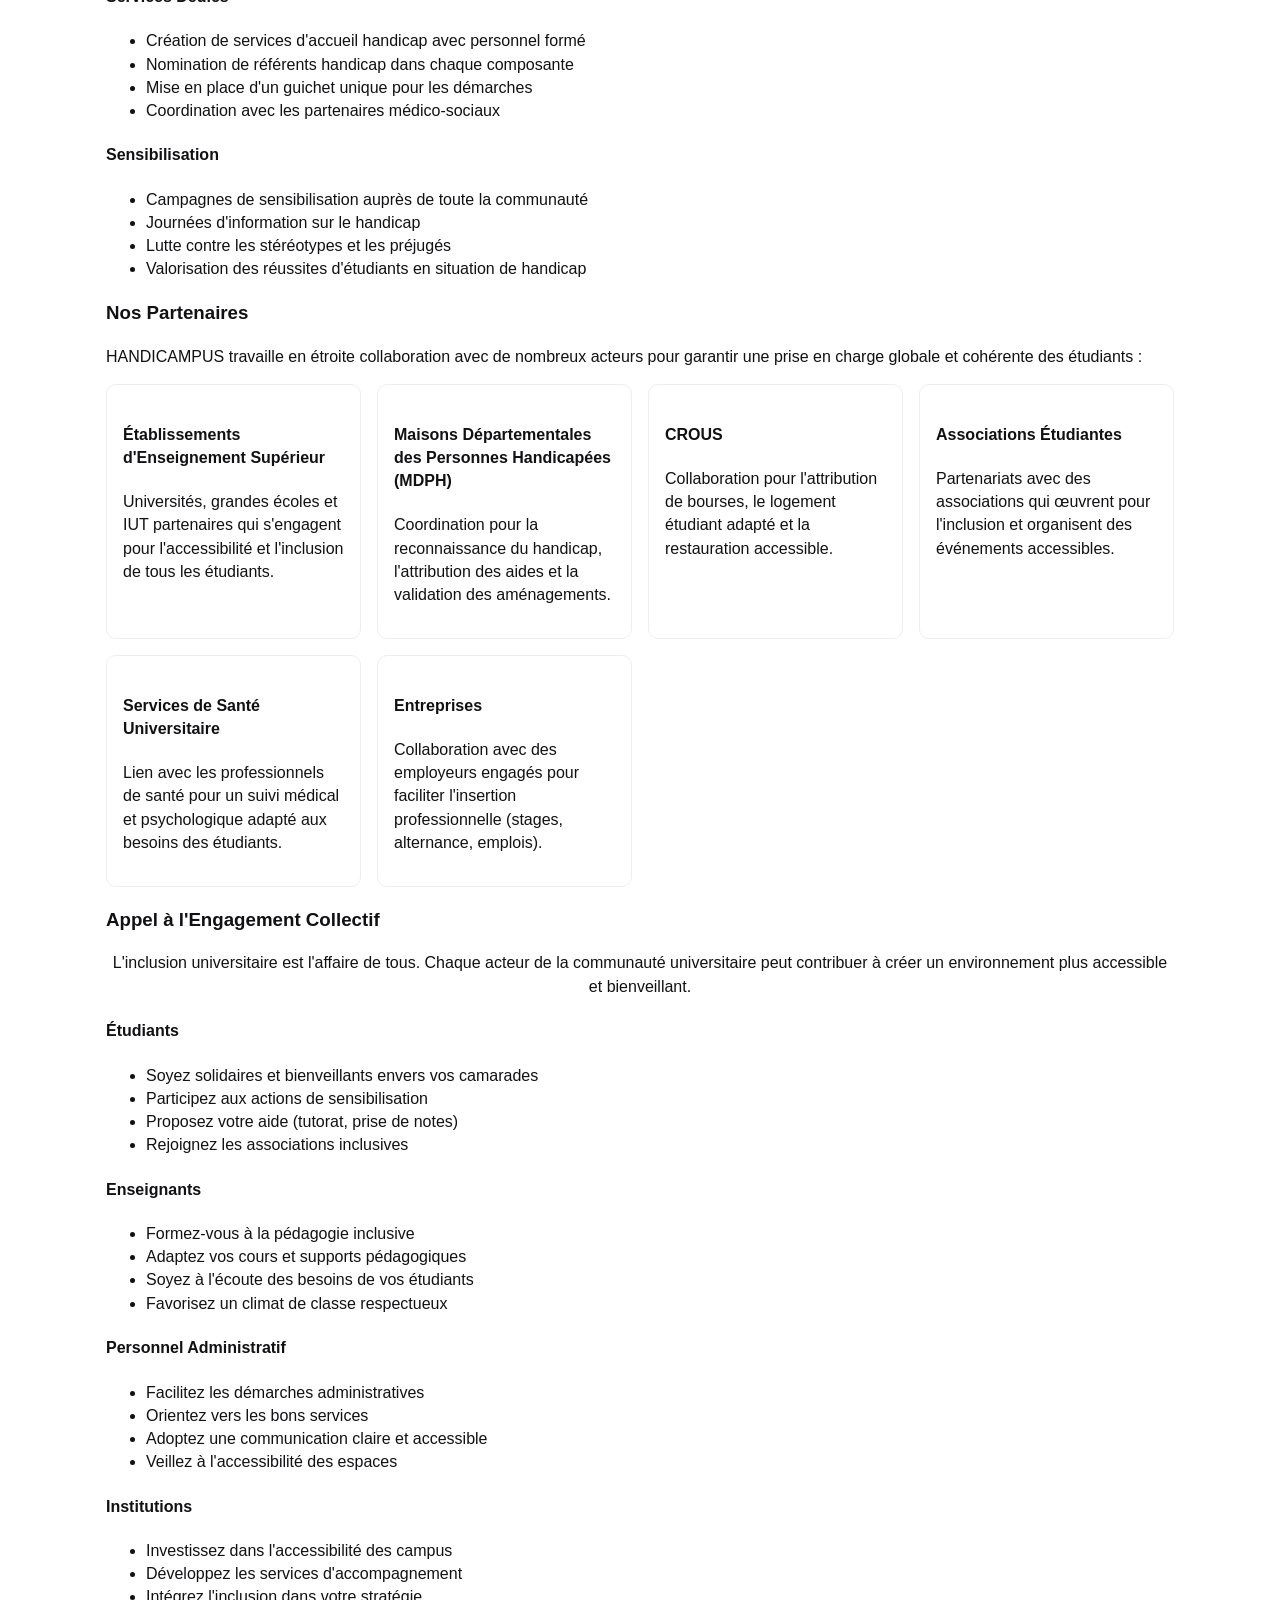
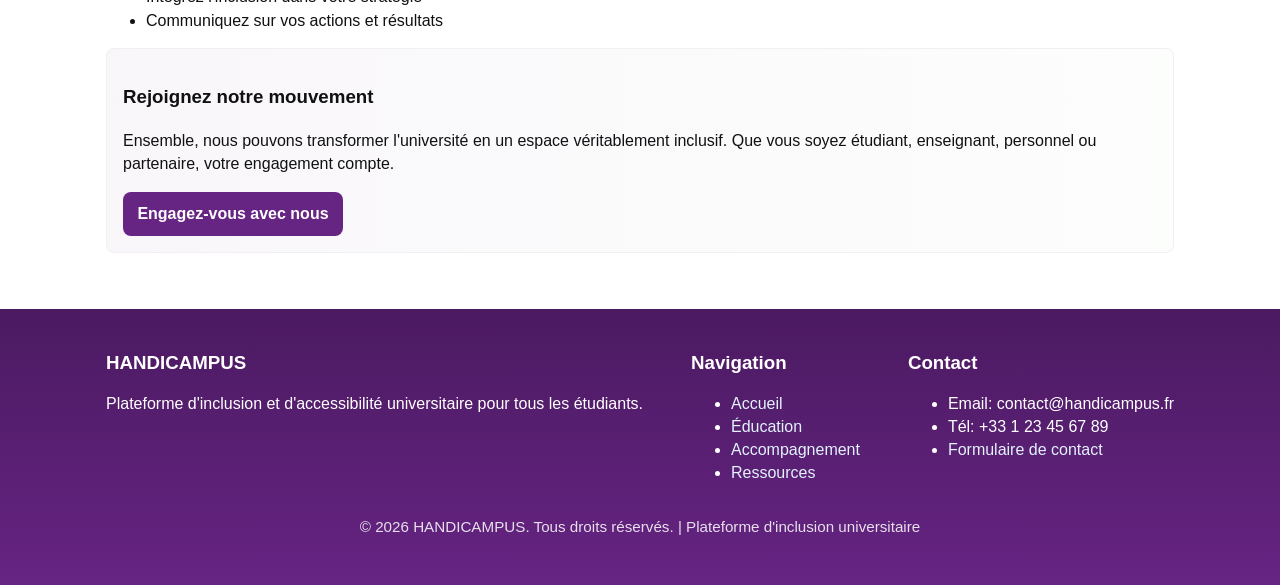
<file: pages/engagement.html>
<!DOCTYPE html>
<html lang="fr">
<head>
    <meta charset="UTF-8">
    <meta name="viewport" content="width=device-width, initial-scale=1.0">
    <meta name="description" content="Notre engagement pour l'inclusion universitaire et nos valeurs fondamentales">
    <title>Engagement - HANDICAMPUS</title>
    <link rel="stylesheet" href="../css/style.css">
</head>
<body>
    <header class="main-header">
        <div class="container">
            <div class="logo">
                <div class="logo-mark" aria-hidden="true">
                    <img src="../assets/images/LOGO1 ROOM.jpg" alt="">
                </div>
                <div>
                    <h1><a href="../index.html">HANDICAMPUS</a></h1>
                    <p class="tagline">Inclusion & Accessibilité Universitaire</p>
                </div>
            </div>
            <nav class="main-nav" role="navigation" aria-label="Navigation principale">
                <button class="menu-toggle" aria-label="Ouvrir le menu" aria-expanded="false">
                    <span></span>
                    <span></span>
                    <span></span>
                </button>
                <ul class="nav-list">
                    <li><a href="../index.html">Accueil</a></li>
                    <li><a href="education.html">Éducation</a></li>
                    <li><a href="accompagnement.html">Accompagnement</a></li>
                    <li><a href="engagement.html" class="active" aria-current="page">Engagement</a></li>
                    <li><a href="ressources.html">Ressources</a></li>
                    <li><a href="actualites.html">Actualités</a></li>
                    <li><a href="contact.html">Contact</a></li>
                    <li><a href="connexion.html" class="btn-connexion">Connexion</a></li>
                </ul>
            </nav>
        </div>
    </header>

    <main>
        <section class="page-header engagement-header">
            <div class="container">
                <h2>Notre Engagement</h2>
                <p>Pour une université inclusive, accessible et respectueuse de tous</p>
            </div>
        </section>

        <section class="content-section">
            <div class="container">
                <div class="intro-text centered">
                    <p class="lead-text">
                        HANDICAMPUS s'engage à construire un environnement universitaire où chaque étudiant, 
                        quelle que soit sa situation, peut s'épanouir et réussir dans ses études.
                    </p>
                </div>

                <h3 class="subsection-title">Nos Valeurs Fondamentales</h3>
                <div class="values-detailed">
                    <article class="value-detail-card">
                        <div class="value-detail-icon dignity-icon" aria-hidden="true"></div>
                        <div class="value-detail-content">
                            <h4>Dignité</h4>
                            <p>
                                Nous croyons fermement que chaque étudiant mérite d'être traité avec dignité et respect. 
                                Le handicap ne définit pas une personne ; chacun possède des talents uniques et des 
                                compétences précieuses à valoriser.
                            </p>
                            <p>
                                Notre engagement : reconnaître et célébrer la diversité des parcours, des aptitudes 
                                et des ambitions de chaque étudiant.
                            </p>
                        </div>
                    </article>

                    <article class="value-detail-card">
                        <div class="value-detail-icon equality-icon" aria-hidden="true"></div>
                        <div class="value-detail-content">
                            <h4>Égalité</h4>
                            <p>
                                L'égalité des chances dans l'accès à l'enseignement supérieur est un droit fondamental. 
                                Aucun étudiant ne doit être exclu ou limité dans ses choix d'orientation en raison 
                                de son handicap.
                            </p>
                            <p>
                                Notre engagement : garantir un accès équitable à toutes les formations et mettre en 
                                place les aménagements nécessaires pour compenser les situations de handicap.
                            </p>
                        </div>
                    </article>

                    <article class="value-detail-card">
                        <div class="value-detail-icon respect-icon" aria-hidden="true"></div>
                        <div class="value-detail-content">
                            <h4>Respect</h4>
                            <p>
                                Le respect mutuel est la base d'une communauté universitaire harmonieuse. Cela implique 
                                l'écoute, la considération et la bienveillance envers tous les membres de la communauté.
                            </p>
                            <p>
                                Notre engagement : lutter contre toute forme de discrimination, de stigmatisation 
                                ou de préjugés liés au handicap dans le milieu universitaire.
                            </p>
                        </div>
                    </article>

                    <article class="value-detail-card">
                        <div class="value-detail-icon inclusion-icon" aria-hidden="true"></div>
                        <div class="value-detail-content">
                            <h4>Inclusion</h4>
                            <p>
                                L'inclusion va au-delà de l'accessibilité physique. Elle consiste à créer un environnement 
                                où chacun se sent accueilli, valorisé et partie intégrante de la communauté universitaire.
                            </p>
                            <p>
                                Notre engagement : favoriser la participation active de tous les étudiants à la vie 
                                académique, sociale et culturelle du campus.
                            </p>
                        </div>
                    </article>

                    <article class="value-detail-card">
                        <div class="value-detail-icon hope-icon" aria-hidden="true"></div>
                        <div class="value-detail-content">
                            <h4>Espoir</h4>
                            <p>
                                Nous croyons en un avenir où le handicap ne sera plus un obstacle à la réussite académique 
                                et professionnelle. Chaque étudiant a le potentiel de réaliser ses ambitions.
                            </p>
                            <p>
                                Notre engagement : accompagner chaque étudiant vers la réussite de son projet de vie 
                                et l'aider à construire un avenir prometteur.
                            </p>
                        </div>
                    </article>
                </div>

                <h3 class="subsection-title">Le Rôle des Universités</h3>
                <div class="role-section">
                    <p class="intro-paragraph">
                        Les établissements d'enseignement supérieur ont une responsabilité majeure dans la construction 
                        d'une société plus inclusive. Voici les engagements que nous attendons de nos partenaires universitaires :
                    </p>
                    
                    <div class="role-grid">
                        <article class="role-card">
                            <h4>Accessibilité Physique</h4>
                            <ul>
                                <li>Mise aux normes des bâtiments et espaces publics</li>
                                <li>Installation d'ascenseurs, rampes et signalétiques adaptées</li>
                                <li>Aménagement de places de stationnement réservées</li>
                                <li>Sanitaires accessibles dans tous les bâtiments</li>
                            </ul>
                        </article>

                        <article class="role-card">
                            <h4>Accessibilité Pédagogique</h4>
                            <ul>
                                <li>Formation des enseignants à la pédagogie inclusive</li>
                                <li>Adaptation des supports de cours (formats numériques, braille, audio)</li>
                                <li>Mise en place d'aménagements d'examens</li>
                                <li>Utilisation de technologies d'assistance</li>
                            </ul>
                        </article>

                        <article class="role-card">
                            <h4>Services Dédiés</h4>
                            <ul>
                                <li>Création de services d'accueil handicap avec personnel formé</li>
                                <li>Nomination de référents handicap dans chaque composante</li>
                                <li>Mise en place d'un guichet unique pour les démarches</li>
                                <li>Coordination avec les partenaires médico-sociaux</li>
                            </ul>
                        </article>

                        <article class="role-card">
                            <h4>Sensibilisation</h4>
                            <ul>
                                <li>Campagnes de sensibilisation auprès de toute la communauté</li>
                                <li>Journées d'information sur le handicap</li>
                                <li>Lutte contre les stéréotypes et les préjugés</li>
                                <li>Valorisation des réussites d'étudiants en situation de handicap</li>
                            </ul>
                        </article>
                    </div>
                </div>

                <h3 class="subsection-title">Nos Partenaires</h3>
                <div class="partners-section">
                    <p class="intro-paragraph">
                        HANDICAMPUS travaille en étroite collaboration avec de nombreux acteurs pour garantir 
                        une prise en charge globale et cohérente des étudiants :
                    </p>

                    <div class="partners-grid">
                        <article class="partner-card">
                            <h4>Établissements d'Enseignement Supérieur</h4>
                            <p>
                                Universités, grandes écoles et IUT partenaires qui s'engagent pour l'accessibilité 
                                et l'inclusion de tous les étudiants.
                            </p>
                        </article>

                        <article class="partner-card">
                            <h4>Maisons Départementales des Personnes Handicapées (MDPH)</h4>
                            <p>
                                Coordination pour la reconnaissance du handicap, l'attribution des aides et 
                                la validation des aménagements.
                            </p>
                        </article>

                        <article class="partner-card">
                            <h4>CROUS</h4>
                            <p>
                                Collaboration pour l'attribution de bourses, le logement étudiant adapté et 
                                la restauration accessible.
                            </p>
                        </article>

                        <article class="partner-card">
                            <h4>Associations Étudiantes</h4>
                            <p>
                                Partenariats avec des associations qui œuvrent pour l'inclusion et organisent 
                                des événements accessibles.
                            </p>
                        </article>

                        <article class="partner-card">
                            <h4>Services de Santé Universitaire</h4>
                            <p>
                                Lien avec les professionnels de santé pour un suivi médical et psychologique 
                                adapté aux besoins des étudiants.
                            </p>
                        </article>

                        <article class="partner-card">
                            <h4>Entreprises</h4>
                            <p>
                                Collaboration avec des employeurs engagés pour faciliter l'insertion professionnelle 
                                (stages, alternance, emplois).
                            </p>
                        </article>
                    </div>
                </div>

                <h3 class="subsection-title">Appel à l'Engagement Collectif</h3>
                <div class="collective-engagement">
                    <p class="intro-paragraph centered">
                        L'inclusion universitaire est l'affaire de tous. Chaque acteur de la communauté universitaire 
                        peut contribuer à créer un environnement plus accessible et bienveillant.
                    </p>

                    <div class="engagement-actions">
                        <article class="action-card">
                            <h4>Étudiants</h4>
                            <ul>
                                <li>Soyez solidaires et bienveillants envers vos camarades</li>
                                <li>Participez aux actions de sensibilisation</li>
                                <li>Proposez votre aide (tutorat, prise de notes)</li>
                                <li>Rejoignez les associations inclusives</li>
                            </ul>
                        </article>

                        <article class="action-card">
                            <h4>Enseignants</h4>
                            <ul>
                                <li>Formez-vous à la pédagogie inclusive</li>
                                <li>Adaptez vos cours et supports pédagogiques</li>
                                <li>Soyez à l'écoute des besoins de vos étudiants</li>
                                <li>Favorisez un climat de classe respectueux</li>
                            </ul>
                        </article>

                        <article class="action-card">
                            <h4>Personnel Administratif</h4>
                            <ul>
                                <li>Facilitez les démarches administratives</li>
                                <li>Orientez vers les bons services</li>
                                <li>Adoptez une communication claire et accessible</li>
                                <li>Veillez à l'accessibilité des espaces</li>
                            </ul>
                        </article>

                        <article class="action-card">
                            <h4>Institutions</h4>
                            <ul>
                                <li>Investissez dans l'accessibilité des campus</li>
                                <li>Développez les services d'accompagnement</li>
                                <li>Intégrez l'inclusion dans votre stratégie</li>
                                <li>Communiquez sur vos actions et résultats</li>
                            </ul>
                        </article>
                    </div>
                </div>

                <div class="cta-box engagement-cta">
                    <h3>Rejoignez notre mouvement</h3>
                    <p>
                        Ensemble, nous pouvons transformer l'université en un espace véritablement inclusif. 
                        Que vous soyez étudiant, enseignant, personnel ou partenaire, votre engagement compte.
                    </p>
                    <a href="contact.html" class="btn btn-primary">Engagez-vous avec nous</a>
                </div>
            </div>
        </section>
    </main>

    <footer class="main-footer">
        <div class="container">
            <div class="footer-content">
                <div class="footer-section">
                    <h3>HANDICAMPUS</h3>
                    <p>Plateforme d'inclusion et d'accessibilité universitaire pour tous les étudiants.</p>
                </div>
                <div class="footer-section">
                    <h3>Navigation</h3>
                    <ul>
                        <li><a href="../index.html">Accueil</a></li>
                        <li><a href="education.html">Éducation</a></li>
                        <li><a href="accompagnement.html">Accompagnement</a></li>
                        <li><a href="ressources.html">Ressources</a></li>
                    </ul>
                </div>
                <div class="footer-section">
                    <h3>Contact</h3>
                    <ul>
                        <li>Email: contact@handicampus.fr</li>
                        <li>Tél: +33 1 23 45 67 89</li>
                        <li><a href="contact.html">Formulaire de contact</a></li>
                    </ul>
                </div>
            </div>
            <div class="footer-bottom">
                <p>&copy; 2026 HANDICAMPUS. Tous droits réservés. | Plateforme d'inclusion universitaire</p>
            </div>
        </div>
    </footer>

    <script src="../js/main.js"></script>
</body>
</html>
</file>
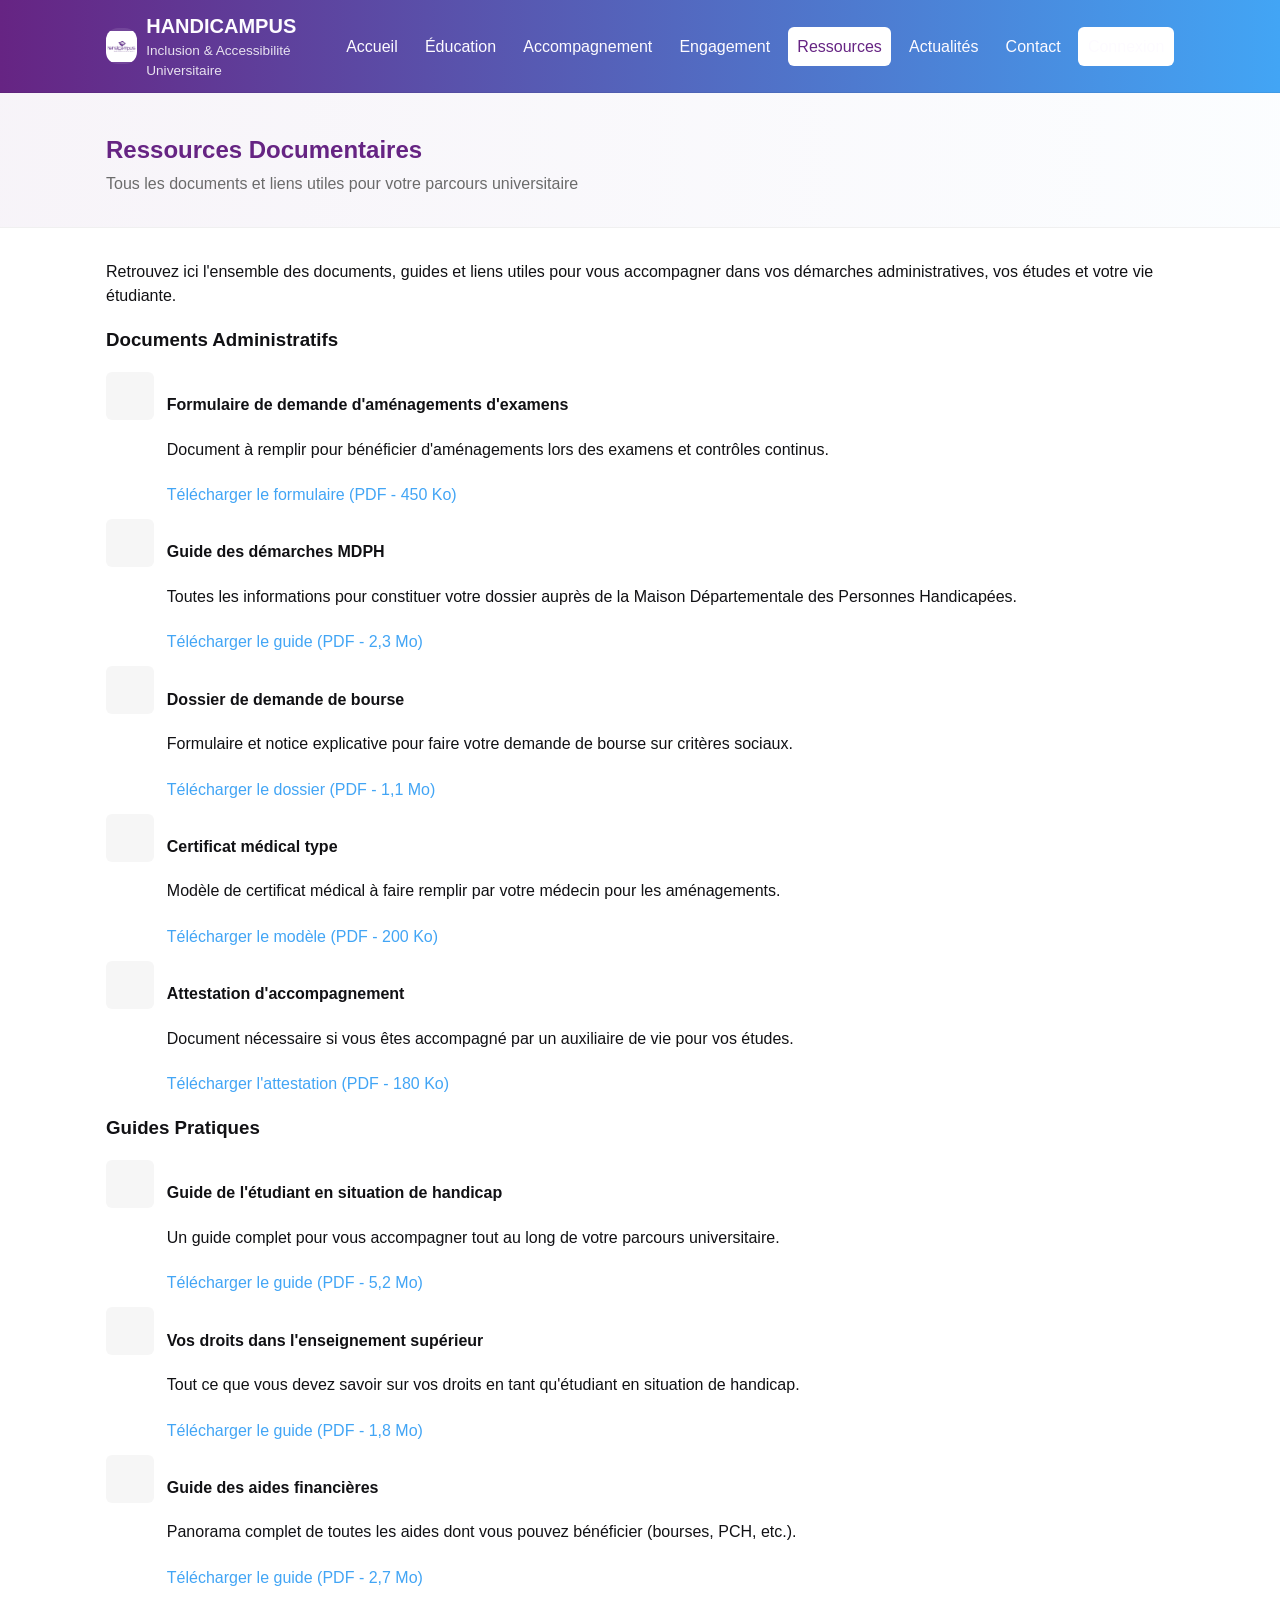
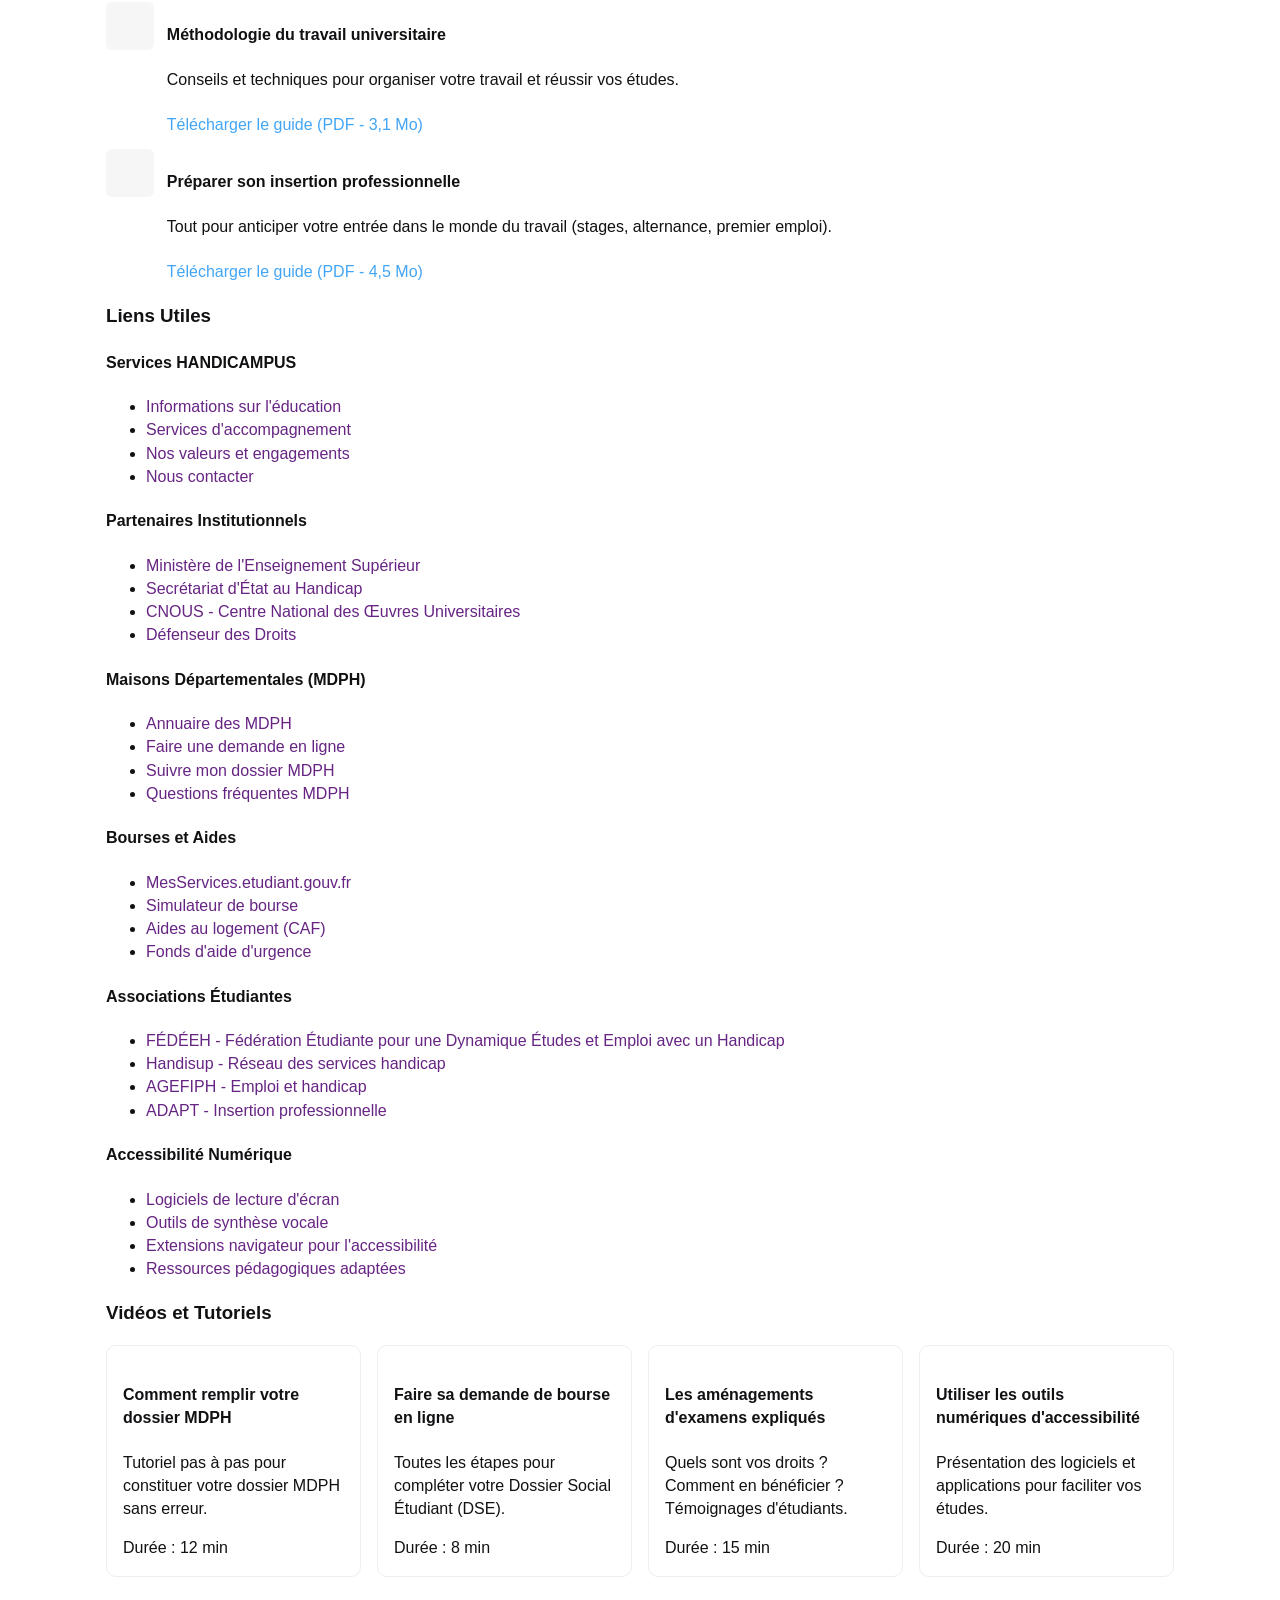
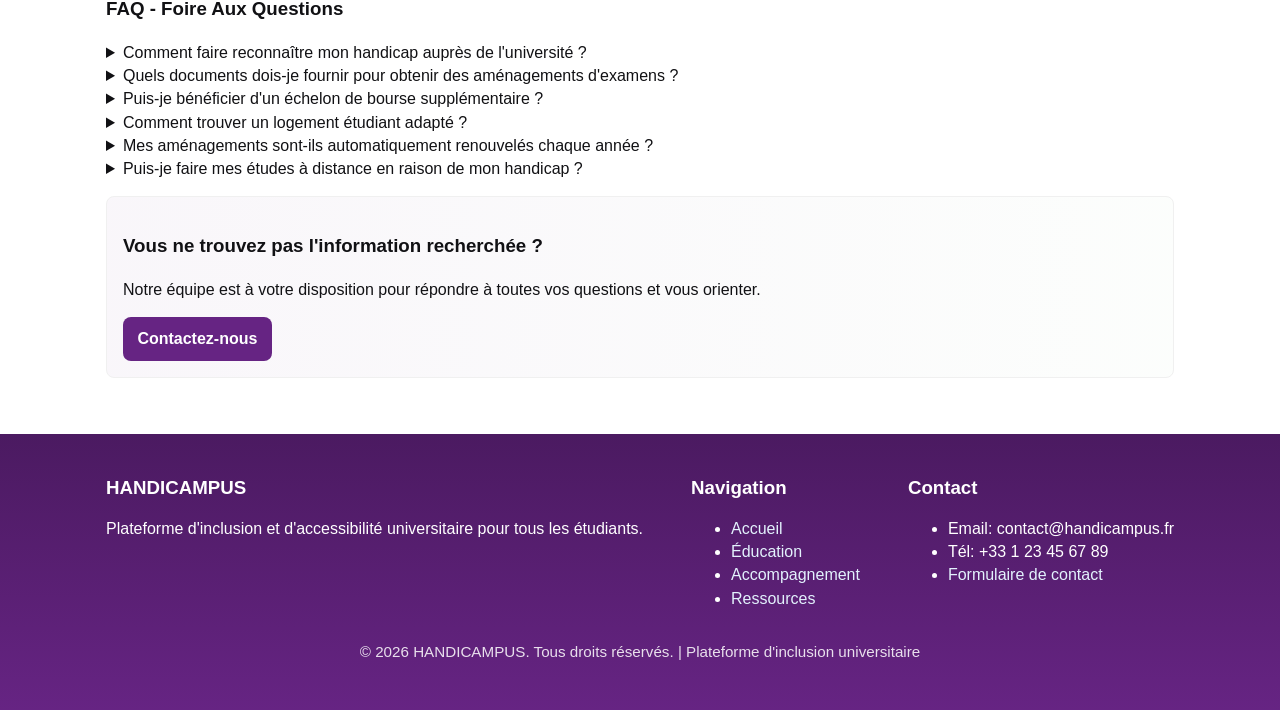
<file: pages/ressources.html>
<!DOCTYPE html>
<html lang="fr">
<head>
    <meta charset="UTF-8">
    <meta name="viewport" content="width=device-width, initial-scale=1.0">
    <meta name="description" content="Documents utiles et ressources pour les étudiants en situation de handicap">
    <title>Ressources - HANDICAMPUS</title>
    <link rel="stylesheet" href="../css/style.css">
</head>
<body>
    <header class="main-header">
        <div class="container">
            <div class="logo">
                <div class="logo-mark" aria-hidden="true">
                    <img src="../assets/images/LOGO1 ROOM.jpg" alt="">
                </div>
                <div>
                    <h1><a href="../index.html">HANDICAMPUS</a></h1>
                    <p class="tagline">Inclusion & Accessibilité Universitaire</p>
                </div>
            </div>
            <nav class="main-nav" role="navigation" aria-label="Navigation principale">
                <button class="menu-toggle" aria-label="Ouvrir le menu" aria-expanded="false">
                    <span></span>
                    <span></span>
                    <span></span>
                </button>
                <ul class="nav-list">
                    <li><a href="../index.html">Accueil</a></li>
                    <li><a href="education.html">Éducation</a></li>
                    <li><a href="accompagnement.html">Accompagnement</a></li>
                    <li><a href="engagement.html">Engagement</a></li>
                    <li><a href="ressources.html" class="active" aria-current="page">Ressources</a></li>
                    <li><a href="actualites.html">Actualités</a></li>
                    <li><a href="contact.html">Contact</a></li>
                    <li><a href="connexion.html" class="btn-connexion">Connexion</a></li>
                </ul>
            </nav>
        </div>
    </header>

    <main>
        <section class="page-header">
            <div class="container">
                <h2>Ressources Documentaires</h2>
                <p>Tous les documents et liens utiles pour votre parcours universitaire</p>
            </div>
        </section>

        <section class="content-section">
            <div class="container">
                <div class="intro-text">
                    <p>
                        Retrouvez ici l'ensemble des documents, guides et liens utiles pour vous accompagner 
                        dans vos démarches administratives, vos études et votre vie étudiante.
                    </p>
                </div>

                <h3 class="subsection-title">Documents Administratifs</h3>
                <div class="resources-category">
                    <ul class="resources-list">
                        <li class="resource-item">
                            <div class="resource-icon doc-icon" aria-hidden="true"></div>
                            <div class="resource-info">
                                <h4>Formulaire de demande d'aménagements d'examens</h4>
                                <p>Document à remplir pour bénéficier d'aménagements lors des examens et contrôles continus.</p>
                                <a href="#" class="resource-link">Télécharger le formulaire (PDF - 450 Ko)</a>
                            </div>
                        </li>
                        <li class="resource-item">
                            <div class="resource-icon doc-icon" aria-hidden="true"></div>
                            <div class="resource-info">
                                <h4>Guide des démarches MDPH</h4>
                                <p>Toutes les informations pour constituer votre dossier auprès de la Maison Départementale des Personnes Handicapées.</p>
                                <a href="#" class="resource-link">Télécharger le guide (PDF - 2,3 Mo)</a>
                            </div>
                        </li>
                        <li class="resource-item">
                            <div class="resource-icon doc-icon" aria-hidden="true"></div>
                            <div class="resource-info">
                                <h4>Dossier de demande de bourse</h4>
                                <p>Formulaire et notice explicative pour faire votre demande de bourse sur critères sociaux.</p>
                                <a href="#" class="resource-link">Télécharger le dossier (PDF - 1,1 Mo)</a>
                            </div>
                        </li>
                        <li class="resource-item">
                            <div class="resource-icon doc-icon" aria-hidden="true"></div>
                            <div class="resource-info">
                                <h4>Certificat médical type</h4>
                                <p>Modèle de certificat médical à faire remplir par votre médecin pour les aménagements.</p>
                                <a href="#" class="resource-link">Télécharger le modèle (PDF - 200 Ko)</a>
                            </div>
                        </li>
                        <li class="resource-item">
                            <div class="resource-icon doc-icon" aria-hidden="true"></div>
                            <div class="resource-info">
                                <h4>Attestation d'accompagnement</h4>
                                <p>Document nécessaire si vous êtes accompagné par un auxiliaire de vie pour vos études.</p>
                                <a href="#" class="resource-link">Télécharger l'attestation (PDF - 180 Ko)</a>
                            </div>
                        </li>
                    </ul>
                </div>

                <h3 class="subsection-title">Guides Pratiques</h3>
                <div class="resources-category">
                    <ul class="resources-list">
                        <li class="resource-item">
                            <div class="resource-icon guide-icon" aria-hidden="true"></div>
                            <div class="resource-info">
                                <h4>Guide de l'étudiant en situation de handicap</h4>
                                <p>Un guide complet pour vous accompagner tout au long de votre parcours universitaire.</p>
                                <a href="#" class="resource-link">Télécharger le guide (PDF - 5,2 Mo)</a>
                            </div>
                        </li>
                        <li class="resource-item">
                            <div class="resource-icon guide-icon" aria-hidden="true"></div>
                            <div class="resource-info">
                                <h4>Vos droits dans l'enseignement supérieur</h4>
                                <p>Tout ce que vous devez savoir sur vos droits en tant qu'étudiant en situation de handicap.</p>
                                <a href="#" class="resource-link">Télécharger le guide (PDF - 1,8 Mo)</a>
                            </div>
                        </li>
                        <li class="resource-item">
                            <div class="resource-icon guide-icon" aria-hidden="true"></div>
                            <div class="resource-info">
                                <h4>Guide des aides financières</h4>
                                <p>Panorama complet de toutes les aides dont vous pouvez bénéficier (bourses, PCH, etc.).</p>
                                <a href="#" class="resource-link">Télécharger le guide (PDF - 2,7 Mo)</a>
                            </div>
                        </li>
                        <li class="resource-item">
                            <div class="resource-icon guide-icon" aria-hidden="true"></div>
                            <div class="resource-info">
                                <h4>Méthodologie du travail universitaire</h4>
                                <p>Conseils et techniques pour organiser votre travail et réussir vos études.</p>
                                <a href="#" class="resource-link">Télécharger le guide (PDF - 3,1 Mo)</a>
                            </div>
                        </li>
                        <li class="resource-item">
                            <div class="resource-icon guide-icon" aria-hidden="true"></div>
                            <div class="resource-info">
                                <h4>Préparer son insertion professionnelle</h4>
                                <p>Tout pour anticiper votre entrée dans le monde du travail (stages, alternance, premier emploi).</p>
                                <a href="#" class="resource-link">Télécharger le guide (PDF - 4,5 Mo)</a>
                            </div>
                        </li>
                    </ul>
                </div>

                <h3 class="subsection-title">Liens Utiles</h3>
                <div class="links-section">
                    <div class="links-grid">
                        <article class="link-card">
                            <h4>Services HANDICAMPUS</h4>
                            <ul class="link-list">
                                <li><a href="education.html">Informations sur l'éducation</a></li>
                                <li><a href="accompagnement.html">Services d'accompagnement</a></li>
                                <li><a href="engagement.html">Nos valeurs et engagements</a></li>
                                <li><a href="contact.html">Nous contacter</a></li>
                            </ul>
                        </article>

                        <article class="link-card">
                            <h4>Partenaires Institutionnels</h4>
                            <ul class="link-list">
                                <li><a href="#" target="_blank" rel="noopener">Ministère de l'Enseignement Supérieur</a></li>
                                <li><a href="#" target="_blank" rel="noopener">Secrétariat d'État au Handicap</a></li>
                                <li><a href="#" target="_blank" rel="noopener">CNOUS - Centre National des Œuvres Universitaires</a></li>
                                <li><a href="#" target="_blank" rel="noopener">Défenseur des Droits</a></li>
                            </ul>
                        </article>

                        <article class="link-card">
                            <h4>Maisons Départementales (MDPH)</h4>
                            <ul class="link-list">
                                <li><a href="#" target="_blank" rel="noopener">Annuaire des MDPH</a></li>
                                <li><a href="#" target="_blank" rel="noopener">Faire une demande en ligne</a></li>
                                <li><a href="#" target="_blank" rel="noopener">Suivre mon dossier MDPH</a></li>
                                <li><a href="#" target="_blank" rel="noopener">Questions fréquentes MDPH</a></li>
                            </ul>
                        </article>

                        <article class="link-card">
                            <h4>Bourses et Aides</h4>
                            <ul class="link-list">
                                <li><a href="#" target="_blank" rel="noopener">MesServices.etudiant.gouv.fr</a></li>
                                <li><a href="#" target="_blank" rel="noopener">Simulateur de bourse</a></li>
                                <li><a href="#" target="_blank" rel="noopener">Aides au logement (CAF)</a></li>
                                <li><a href="#" target="_blank" rel="noopener">Fonds d'aide d'urgence</a></li>
                            </ul>
                        </article>

                        <article class="link-card">
                            <h4>Associations Étudiantes</h4>
                            <ul class="link-list">
                                <li><a href="#" target="_blank" rel="noopener">FÉDÉEH - Fédération Étudiante pour une Dynamique Études et Emploi avec un Handicap</a></li>
                                <li><a href="#" target="_blank" rel="noopener">Handisup - Réseau des services handicap</a></li>
                                <li><a href="#" target="_blank" rel="noopener">AGEFIPH - Emploi et handicap</a></li>
                                <li><a href="#" target="_blank" rel="noopener">ADAPT - Insertion professionnelle</a></li>
                            </ul>
                        </article>

                        <article class="link-card">
                            <h4>Accessibilité Numérique</h4>
                            <ul class="link-list">
                                <li><a href="#" target="_blank" rel="noopener">Logiciels de lecture d'écran</a></li>
                                <li><a href="#" target="_blank" rel="noopener">Outils de synthèse vocale</a></li>
                                <li><a href="#" target="_blank" rel="noopener">Extensions navigateur pour l'accessibilité</a></li>
                                <li><a href="#" target="_blank" rel="noopener">Ressources pédagogiques adaptées</a></li>
                            </ul>
                        </article>
                    </div>
                </div>

                <h3 class="subsection-title">Vidéos et Tutoriels</h3>
                <div class="videos-section">
                    <div class="video-grid">
                        <article class="video-card">
                            <div class="video-thumbnail" aria-hidden="true">
                                <div class="play-icon"></div>
                            </div>
                            <div class="video-info">
                                <h4>Comment remplir votre dossier MDPH</h4>
                                <p>Tutoriel pas à pas pour constituer votre dossier MDPH sans erreur.</p>
                                <span class="video-duration">Durée : 12 min</span>
                            </div>
                        </article>

                        <article class="video-card">
                            <div class="video-thumbnail" aria-hidden="true">
                                <div class="play-icon"></div>
                            </div>
                            <div class="video-info">
                                <h4>Faire sa demande de bourse en ligne</h4>
                                <p>Toutes les étapes pour compléter votre Dossier Social Étudiant (DSE).</p>
                                <span class="video-duration">Durée : 8 min</span>
                            </div>
                        </article>

                        <article class="video-card">
                            <div class="video-thumbnail" aria-hidden="true">
                                <div class="play-icon"></div>
                            </div>
                            <div class="video-info">
                                <h4>Les aménagements d'examens expliqués</h4>
                                <p>Quels sont vos droits ? Comment en bénéficier ? Témoignages d'étudiants.</p>
                                <span class="video-duration">Durée : 15 min</span>
                            </div>
                        </article>

                        <article class="video-card">
                            <div class="video-thumbnail" aria-hidden="true">
                                <div class="play-icon"></div>
                            </div>
                            <div class="video-info">
                                <h4>Utiliser les outils numériques d'accessibilité</h4>
                                <p>Présentation des logiciels et applications pour faciliter vos études.</p>
                                <span class="video-duration">Durée : 20 min</span>
                            </div>
                        </article>
                    </div>
                </div>

                <h3 class="subsection-title">FAQ - Foire Aux Questions</h3>
                <div class="faq-section">
                    <details class="faq-item">
                        <summary>Comment faire reconnaître mon handicap auprès de l'université ?</summary>
                        <p>
                            Vous devez prendre contact avec le service handicap de votre établissement (référent handicap) 
                            et fournir un certificat médical récent. La RQTH (Reconnaissance de la Qualité de Travailleur Handicapé) 
                            n'est pas obligatoire mais peut faciliter certaines démarches.
                        </p>
                    </details>

                    <details class="faq-item">
                        <summary>Quels documents dois-je fournir pour obtenir des aménagements d'examens ?</summary>
                        <p>
                            Vous devez fournir : un certificat médical détaillant votre handicap et ses répercussions sur 
                            vos études, le formulaire de demande d'aménagements complété, et éventuellement un avis de la MDPH 
                            si vous en avez un. Les documents sont à déposer auprès du service de médecine préventive.
                        </p>
                    </details>

                    <details class="faq-item">
                        <summary>Puis-je bénéficier d'un échelon de bourse supplémentaire ?</summary>
                        <p>
                            Oui, si vous êtes étudiant en situation de handicap reconnu par la CDAPH (Commission des Droits et 
                            de l'Autonomie des Personnes Handicapées), vous pouvez bénéficier d'un échelon supplémentaire de bourse. 
                            Mentionnez votre situation lors de la constitution de votre DSE.
                        </p>
                    </details>

                    <details class="faq-item">
                        <summary>Comment trouver un logement étudiant adapté ?</summary>
                        <p>
                            Contactez le CROUS de votre académie qui dispose de logements adaptés (PMR). Vous pouvez également 
                            vous renseigner auprès des résidences privées spécialisées. Faites votre demande le plus tôt possible 
                            car les places sont limitées.
                        </p>
                    </details>

                    <details class="faq-item">
                        <summary>Mes aménagements sont-ils automatiquement renouvelés chaque année ?</summary>
                        <p>
                            Non, vous devez renouveler votre demande d'aménagements chaque année universitaire, même si votre 
                            situation n'a pas changé. Pensez à faire votre demande dès la rentrée pour que les aménagements 
                            soient en place rapidement.
                        </p>
                    </details>

                    <details class="faq-item">
                        <summary>Puis-je faire mes études à distance en raison de mon handicap ?</summary>
                        <p>
                            Oui, certaines universités proposent des formations à distance (ex: CNED, universités numériques). 
                            Dans certains cas, même pour une formation en présentiel, des dispenses d'assiduité peuvent être accordées 
                            avec accès aux cours en ligne.
                        </p>
                    </details>
                </div>

                <div class="cta-box">
                    <h3>Vous ne trouvez pas l'information recherchée ?</h3>
                    <p>Notre équipe est à votre disposition pour répondre à toutes vos questions et vous orienter.</p>
                    <a href="contact.html" class="btn btn-primary">Contactez-nous</a>
                </div>
            </div>
        </section>
    </main>

    <footer class="main-footer">
        <div class="container">
            <div class="footer-content">
                <div class="footer-section">
                    <h3>HANDICAMPUS</h3>
                    <p>Plateforme d'inclusion et d'accessibilité universitaire pour tous les étudiants.</p>
                </div>
                <div class="footer-section">
                    <h3>Navigation</h3>
                    <ul>
                        <li><a href="../index.html">Accueil</a></li>
                        <li><a href="education.html">Éducation</a></li>
                        <li><a href="accompagnement.html">Accompagnement</a></li>
                        <li><a href="ressources.html">Ressources</a></li>
                    </ul>
                </div>
                <div class="footer-section">
                    <h3>Contact</h3>
                    <ul>
                        <li>Email: contact@handicampus.fr</li>
                        <li>Tél: +33 1 23 45 67 89</li>
                        <li><a href="contact.html">Formulaire de contact</a></li>
                    </ul>
                </div>
            </div>
            <div class="footer-bottom">
                <p>&copy; 2026 HANDICAMPUS. Tous droits réservés. | Plateforme d'inclusion universitaire</p>
            </div>
        </div>
    </footer>

    <script src="../js/main.js"></script>
</body>
</html>
</file>
<file: css/style.css>
/* HANDICAMPUS - style.css
   Charte graphique: violet #662483, bleu clair #42A5F5, vert #66BB6A
   Typographie: Segoe UI, Helvetica Neue, Arial, sans-serif (équivalent Myriad Pro)
   Accessibility-first styles, responsive with Flexbox
*/
:root{
  --color-primary: #662483;
  --color-secondary: #42A5F5;
  --color-accent: #66BB6A;
  --bg: #ffffff;
  --text: #111114;
  --muted: #6b6b6b;
  --max-width: 1100px;
  --radius: 8px;
  --focus: 3px solid color-mix(in srgb, var(--color-secondary) 48%, black 10%);
}

/* Base */
*{box-sizing: border-box}
html,body{height:100%}
body{
  margin:0;
  font-family: "Segoe UI", "Helvetica Neue", Arial, sans-serif;
  background:var(--bg);
  color:var(--text);
  line-height:1.45;
  -webkit-font-smoothing:antialiased;
}
.container{max-width:var(--max-width);margin:0 auto;padding:1rem}
a{color:var(--color-primary);text-decoration:none}
a:focus{outline:var(--focus);outline-offset:3px}

/* Utility: visually-hidden for screen readers */
.visually-hidden{position:absolute!important;height:1px;width:1px;overflow:hidden;clip:rect(1px,1px,1px,1px);white-space:nowrap;border:0;padding:0;margin:-1px}

/* Header */
.main-header{
  background:linear-gradient(90deg,var(--color-primary),var(--color-secondary));
  border-bottom:1px solid rgba(0,0,0,0.06);
  color:#fff;
}
.main-header .container{display:flex;align-items:center;justify-content:space-between;padding:0.75rem 1rem}
.logo{display:flex;align-items:center;gap:0.6rem}
.logo-mark{width:36px;height:36px;border-radius:12px;overflow:hidden;display:flex;align-items:center;justify-content:center;background:rgba(255,255,255,0.1)}
.logo-mark img{max-width:100%;height:auto;display:block}
.logo h1{font-size:1.25rem;margin:0;color:#fff}
.logo .tagline{margin:0;font-size:0.85rem;color:rgba(255,255,255,0.85)}
.main-header a{color:#fdfbff}
.main-header a:hover{color:#ffffff}

/* Navigation */
.main-nav{position:relative}
.menu-toggle{display:none;background:none;border:0;padding:0.35rem;cursor:pointer}
.menu-toggle span{display:block;width:22px;height:2px;background:#fff;margin:4px 0;border-radius:2px}
.nav-list{list-style:none;margin:0;padding:0;display:flex;gap:0.5rem;align-items:center}
.nav-list li a{display:inline-block;padding:0.5rem 0.6rem;border-radius:6px;color:#fdfbff}
.nav-list li a:focus{box-shadow:0 0 0 4px rgba(66,165,245,0.12)}
.nav-list li a.active, .nav-list li a[aria-current="page"]{background:#ffffff;color:var(--color-primary)}
.btn-connexion{background:#ffffff;color:var(--color-primary);padding:0.45rem 0.6rem;border-radius:6px}
.btn-connexion:focus{outline:var(--focus)}

/* Hero */
.hero{padding:2.5rem 0;background:linear-gradient(135deg, rgba(102,36,131,0.08), rgba(66,165,245,0.06))}
.hero .container{display:flex;flex-wrap:wrap;align-items:center;gap:2rem}
.hero-content{flex:1 1 260px;display:flex;flex-direction:column;gap:1rem}
.hero-title{font-size:1.6rem;color:var(--color-primary);margin:0}
.hero-description{color:var(--muted);margin:0}
.hero-buttons{display:flex;gap:0.6rem;flex-wrap:wrap}
.hero-illustration{flex:1 1 260px;display:flex;justify-content:center}
.hero-illustration img{max-width:100%;height:auto;display:block}
.btn{display:inline-block;padding:0.65rem 0.9rem;border-radius:8px;border:0;cursor:pointer;font-weight:600}
.btn-primary{background:var(--color-primary);color:#fff}
.btn-primary:focus{outline:var(--focus)}
.btn-secondary{background:var(--color-secondary);color:#fff}
.btn-secondary:focus{outline:var(--focus)}
.btn-light{background:#fff;border:1px solid #e6e6e6;color:var(--text)}
.btn-small{padding:0.4rem 0.6rem;font-size:0.9rem}
.btn-full{width:100%}

/* Sections & cards */
.section-title{font-size:1.25rem;color:var(--color-primary);margin-bottom:0.75rem}
.values-grid, .quick-grid, .info-grid, .services-grid, .partners-grid, .video-grid, .testimonials-grid{display:grid;gap:1rem}
.values-grid{grid-template-columns:repeat(auto-fit,minmax(200px,1fr));}
.quick-grid{grid-template-columns:repeat(auto-fit,minmax(200px,1fr));}
.info-grid{grid-template-columns:repeat(auto-fit,minmax(240px,1fr));}
.services-grid{grid-template-columns:repeat(auto-fit,minmax(320px,1fr));}
.partners-grid{grid-template-columns:repeat(auto-fit,minmax(220px,1fr));}
.video-grid{grid-template-columns:repeat(auto-fit,minmax(220px,1fr));}
.testimonials-grid{grid-template-columns:repeat(auto-fit,minmax(220px,1fr));}

.value-card, .quick-card, .info-card, .service-card, .partner-card, .video-card, .testimonial-card{background:#fff;border:1px solid #eee;padding:1rem;border-radius:10px}
.value-icon, .quick-icon, .card-icon, .service-icon{
  width:48px;
  height:48px;
  border-radius:8px;
  background:linear-gradient(135deg,var(--color-primary),var(--color-secondary));
  margin-bottom:0.5rem;
  display:flex;
  align-items:center;
  justify-content:center;
  color:#fff;
  font-size:1.4rem;
}

/* Icônes symboliques (emoji décoratifs, aria-hidden=true dans le HTML) */
.quick-icon::before,
.card-icon::before,
.service-icon::before,
.contact-icon::before{
  content:"";
}

/* Accès rapide - accueil */
.education-icon::before{content:"📘";}
.support-icon::before{content:"🤝";}
.engagement-icon::before{content:"🌍";}
.resources-icon::before{content:"📂";}

/* Page Éducation - cartes bourses & aides */
.bourse-icon::before{content:"💶";}
.aide-icon::before{content:"🧩";}
.transport-icon::before{content:"🚌";}
.materiel-icon::before{content:"💻";}

/* Page Accompagnement - services */
.orientation-icon::before{content:"🧭";}
.psycho-icon::before{content:"💬";}
.admin-icon::before{content:"📄";}
.tutorat-icon::before{content:"📚";}
.integration-icon::before{content:"🤗";}
.insertion-icon::before{content:"💼";}

/* Page Contact - moyens de contact */
.phone-icon::before{content:"📞";}
.email-icon::before{content:"✉️";}
.location-icon::before{content:"📍";}
.schedule-icon::before{content:"🕒";}

/* Page Administration - tuiles de stats */
.stat-card .stat-icon{
  width:40px;
  height:40px;
  border-radius:50%;
  background:linear-gradient(135deg,var(--color-secondary),var(--color-primary));
  display:flex;
  align-items:center;
  justify-content:center;
  color:#fff;
  font-size:1.3rem;
}
.users-icon::before{content:"👥";}
.messages-icon::before{content:"💌";}
.content-icon::before{content:"📝";}
.visits-icon::before{content:"📊";}

/* Info lists & checklists */
.check-list{list-style:disc;margin-left:1.2rem}
.resources-list{list-style:none;padding:0;margin:0;display:grid;gap:0.8rem}
.resource-item{display:flex;gap:0.8rem;align-items:flex-start}
.resource-icon{width:48px;height:48px;border-radius:6px;background:#f6f6f6}
.resource-link{display:inline-block;margin-top:0.4rem;color:var(--color-secondary)}

/* Page Éducation - cartes plus visuelles */
.page-header{padding:1.5rem 0 1rem;border-bottom:1px solid #f0f0f0;background:linear-gradient(90deg,rgba(102,36,131,0.05),rgba(66,165,245,0.02))}
.page-header h2{margin:0 0 0.25rem 0;color:var(--color-primary)}
.page-header p{margin:0;color:var(--muted)}

.content-section .intro-text{margin-bottom:1.2rem}

.info-card{
  position:relative;
  padding-top:1.2rem;
  border-radius:14px;
  border:1px solid #e2e2f2;
  box-shadow:0 6px 18px rgba(0,0,0,0.03);
  transition:transform 0.15s ease, box-shadow 0.15s ease;
}
.info-card::before{
  content:"";
  position:absolute;
  inset:0;
  border-radius:14px;
  border-top:4px solid var(--color-primary);
  opacity:0.85;
  pointer-events:none;
}
.info-card:hover{
  transform:translateY(-2px);
  box-shadow:0 10px 24px rgba(0,0,0,0.06);
}
.info-card h4{margin-top:0.4rem;margin-bottom:0.4rem;color:var(--color-primary);font-size:1.05rem}
.info-card p{margin-top:0;margin-bottom:0.4rem;color:var(--muted)}
.info-card ul{margin:0.1rem 0 0.2rem 1.1rem}

.card-icon{margin-bottom:0.4rem}
.bourse-icon{background:linear-gradient(135deg,#662483,#42A5F5)}
.aide-icon{background:linear-gradient(135deg,#42A5F5,#66BB6A)}
.transport-icon{background:linear-gradient(135deg,#42A5F5,#ffffff)}
.materiel-icon{background:linear-gradient(135deg,#662483,#66BB6A)}

.amenagements-section{display:grid;grid-template-columns:repeat(auto-fit,minmax(260px,1fr));gap:1rem;margin-top:0.7rem}
.amenagement-block{
  background:#faf8ff;
  border-radius:14px;
  border:1px solid #e0d7f5;
  padding:1rem;
  position:relative;
  overflow:hidden;
}
.amenagement-block::before{
  content:"";
  position:absolute;
  right:-40px;
  top:-40px;
  width:120px;
  height:120px;
  border-radius:50%;
  background:radial-gradient(circle at center, rgba(102,36,131,0.16), transparent 60%);
}
.amenagement-block h4{margin-top:0;margin-bottom:0.4rem;color:var(--color-primary)}
.amenagement-block p{margin-top:0;margin-bottom:0.4rem;color:var(--muted)}

.droits-section{display:grid;grid-template-columns:repeat(auto-fit,minmax(220px,1fr));gap:0.9rem;margin-top:0.7rem}
.droit-card{
  background:#ffffff;
  border-radius:12px;
  border:1px solid #e4e4e4;
  padding:0.8rem 0.9rem;
  position:relative;
}
.droit-card::before{
  content:"";
  position:absolute;
  left:0;
  top:0;
  bottom:0;
  width:4px;
  border-radius:12px 0 0 12px;
  background:linear-gradient(180deg,#42A5F5,#66BB6A);
}
.droit-card h4{margin:0 0 0.3rem 0;color:var(--color-primary);font-size:1.02rem}
.droit-card p{margin:0;color:var(--muted);font-size:0.96rem}

/* Forms */
input[type="text"],input[type="email"],input[type="tel"],select,textarea{width:100%;padding:0.6rem;border:1px solid #d9d9d9;border-radius:6px;font-size:1rem}
input:focus,select:focus,textarea:focus{outline:var(--focus);border-color:var(--color-secondary)}
.form-group{margin-bottom:0.85rem}
.error-message{color:#b00020;font-size:0.9rem;height:1.1rem}
.success-message{border:1px solid var(--color-accent);background:#f1fff3;padding:1rem;border-radius:8px}

/* Contact layout */
.contact-layout{display:grid;grid-template-columns:1fr 1fr;gap:1.2rem}
.contact-info{padding:0.5rem}
.contact-form-section{padding:0.5rem}
.contact-card{display:flex;gap:0.8rem;align-items:flex-start;padding:0.6rem;border-radius:8px;background:#fafafa;border:1px solid #f0f0f0}
.contact-icon{width:48px;height:48px;background:#fff;border-radius:8px}

/* Admin styles */
.admin-main{padding:1.5rem}
.admin-welcome{margin-bottom:1rem}
.stats-grid{display:grid;grid-template-columns:repeat(auto-fit,minmax(200px,1fr));gap:1rem}
.stat-card{background:#fff;border-radius:8px;padding:1rem;border:1px solid #eee;display:flex;gap:0.8rem;align-items:center}
.admin-table{width:100%;border-collapse:collapse}
.admin-table th, .admin-table td{padding:0.6rem;border-bottom:1px solid #eee;text-align:left}
.badge{padding:0.2rem 0.45rem;border-radius:6px;font-size:0.85rem}
.badge-success{background:#eaf9f0;color:var(--color-accent)}
.badge-info{background:#eef7ff;color:var(--color-secondary)}
.badge-warning{background:#fff7e6;color:#f29e2e}

/* Actualités - image à la une */
.article-image{
  min-height:220px;
  border-radius:12px;
  background-image:url('../assets/images/news-hero.svg');
  background-size:cover;
  background-position:center;
  background-repeat:no-repeat;
  box-shadow:0 10px 25px rgba(0,0,0,0.08);
}

/* Témoignage vidéo - accueil */
.testimonials-section{padding:2rem 0 2.5rem;background:#faf8ff;border-top:1px solid #eee}
.testimonials-header h2{margin:0 0 0.3rem 0;color:var(--color-primary)}
.testimonials-header p{margin:0;color:var(--muted)}
.testimonials-layout{display:flex;flex-wrap:wrap;gap:1.5rem;align-items:center;margin-top:1.1rem}
.testimonial-highlight{flex:1 1 260px}
.testimonial-quote{margin:0 0 0.6rem 0;font-style:italic;color:var(--muted)}
.testimonial-author{margin:0 0 0.9rem 0;font-weight:600;color:var(--color-primary)}
.testimonial-visual{flex:1 1 260px;display:flex;justify-content:center}
.video-thumb{
  width:100%;
  max-width:360px;
  aspect-ratio:16/9;
  border-radius:16px;
  background:linear-gradient(135deg,var(--color-primary),var(--color-secondary));
  display:flex;
  align-items:center;
  justify-content:center;
  position:relative;
  box-shadow:0 14px 32px rgba(0,0,0,0.18);
}
.video-play-icon{
  width:72px;
  height:72px;
  border-radius:50%;
  background:#fff;
  color:var(--color-primary);
  display:flex;
  align-items:center;
  justify-content:center;
  font-size:2rem;
  box-shadow:0 6px 18px rgba(0,0,0,0.18);
}

/* Modal générique */
.modal[hidden]{display:none}
.modal{
  position:fixed;
  inset:0;
  display:flex;
  align-items:center;
  justify-content:center;
  z-index:1000;
}
.modal-backdrop{
  position:absolute;
  inset:0;
  background:rgba(0,0,0,0.5);
}
.modal-dialog{
  position:relative;
  background:#ffffff;
  border-radius:14px;
  max-width:720px;
  width:90%;
  padding:1rem 1.25rem 1.25rem;
  box-shadow:0 16px 40px rgba(0,0,0,0.35);
  z-index:1;
}
.modal-close{
  position:absolute;
  top:0.4rem;
  right:0.6rem;
  border:0;
  background:none;
  font-size:1.6rem;
  cursor:pointer;
}
.modal-body{margin-top:0.75rem}
.video-wrapper{
  position:relative;
  width:100%;
  padding-bottom:56.25%;
  border-radius:12px;
  overflow:hidden;
}
.video-wrapper iframe{
  position:absolute;
  inset:0;
  width:100%;
  height:100%;
}

@media (max-width:700px){
  .testimonials-layout{flex-direction:column}
}

/* Footer */
.main-footer{
  border-top:none;
  padding:1.5rem 0 1rem;
  margin-top:2.5rem;
  background:linear-gradient(180deg,#4b1a61,#662483);
  color:#fff;
}
.footer-content{display:flex;flex-wrap:wrap;gap:1rem;justify-content:space-between}
.footer-section h3{margin:0 0 0.4rem 0}
.main-footer a{color:#e3f2fd}
.main-footer a:hover{color:#ffffff}
.footer-bottom{text-align:center;margin-top:0.8rem;color:rgba(255,255,255,0.86);font-size:0.95rem}

/* Responsiveness */
@media (max-width:900px){
  .container{padding:0.75rem}
  .contact-layout{grid-template-columns:1fr}
  .menu-toggle{display:block}
  .nav-list{position:absolute;right:1rem;top:54px;flex-direction:column;background:#fff;padding:0.6rem;border-radius:8px;border:1px solid #eee;display:none;min-width:200px}
  .nav-list li a{color:var(--color-primary)}
  .nav-list.show{display:flex}
}

@media (max-width:600px){
  .hero-title{font-size:1.2rem}
  .values-grid{grid-template-columns:1fr}
  .info-grid{grid-template-columns:1fr}
}

/* small helpers */
.centered{text-align:center}
.lead-text{font-size:1.05rem;color:var(--muted)}
.cta-box{background:linear-gradient(90deg,rgba(102,36,131,0.04),rgba(102,183,106,0.02));padding:1rem;border-radius:8px;border:1px solid #f0f0f0;margin-top:1rem}

/* focus-visible improvement for keyboard users */
:focus:not(:focus-visible){outline:none}
:focus-visible{outline:var(--focus);outline-offset:2px}
</file>
